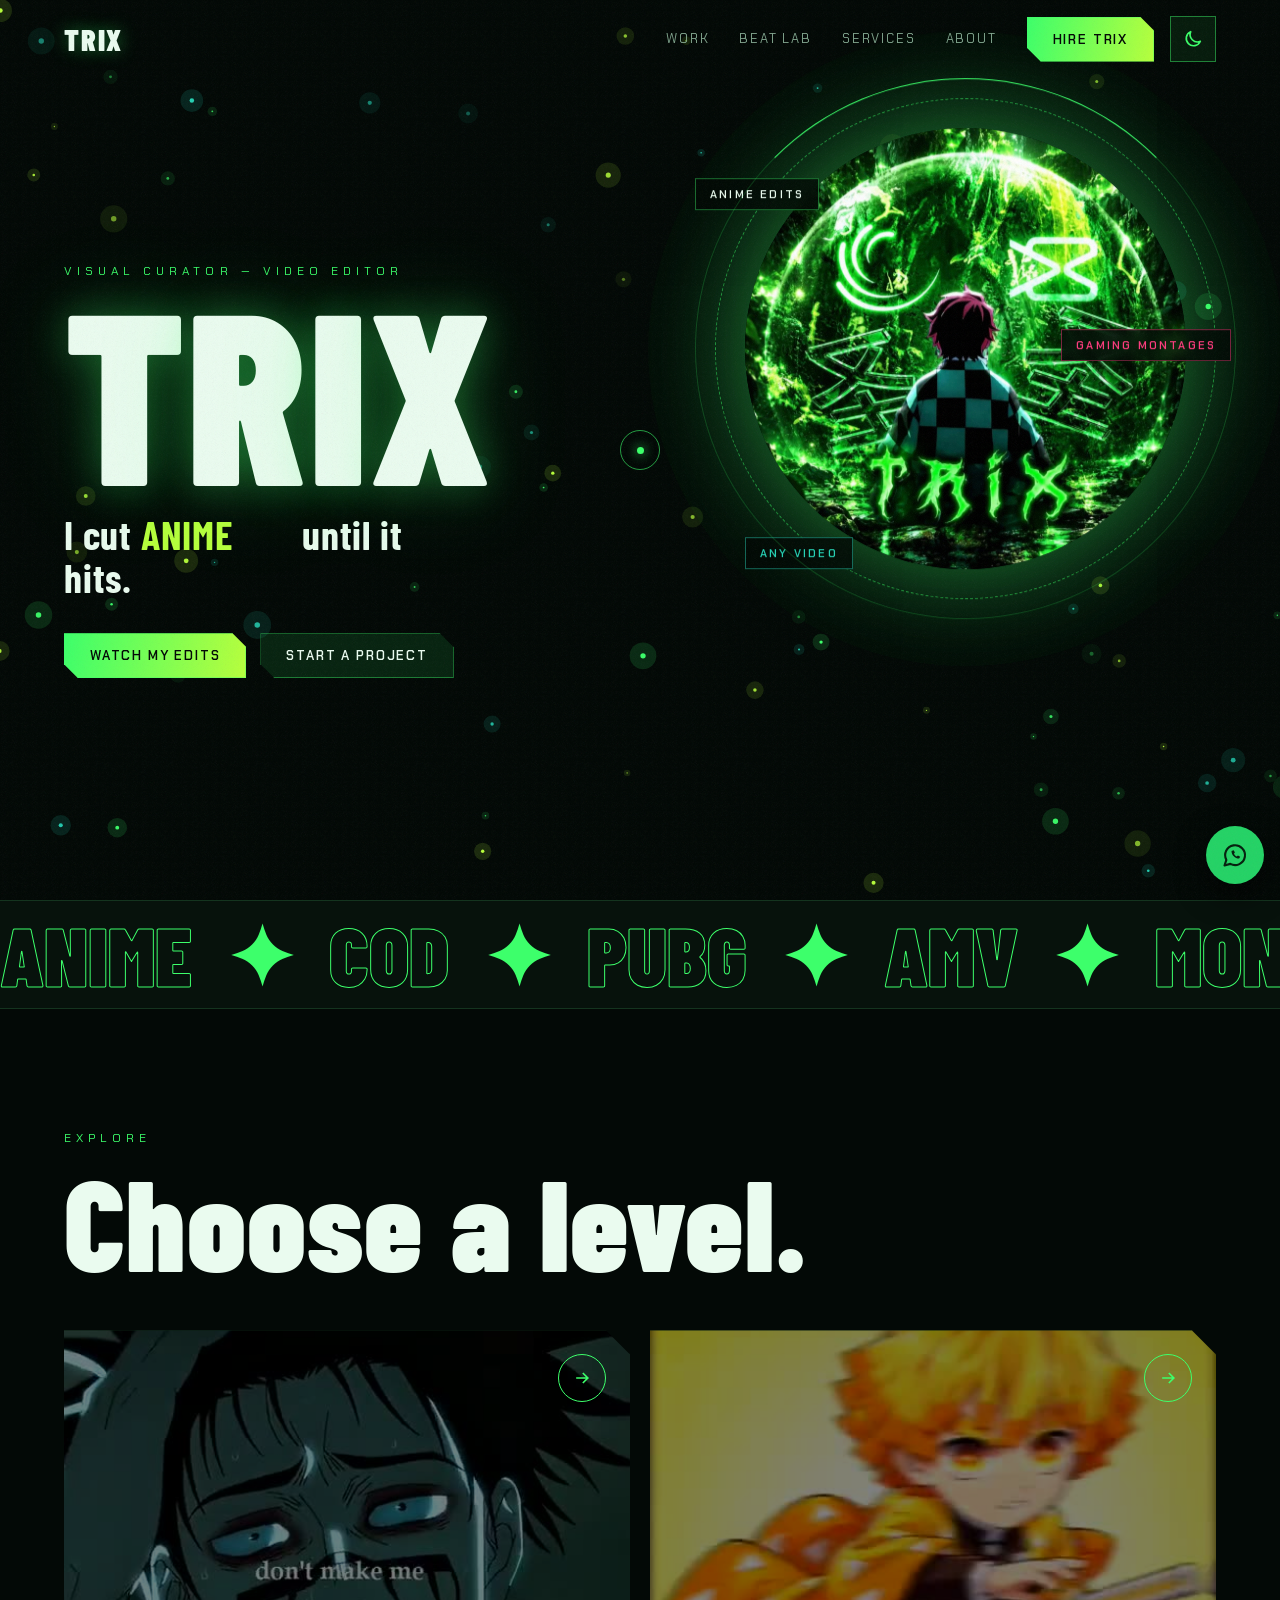
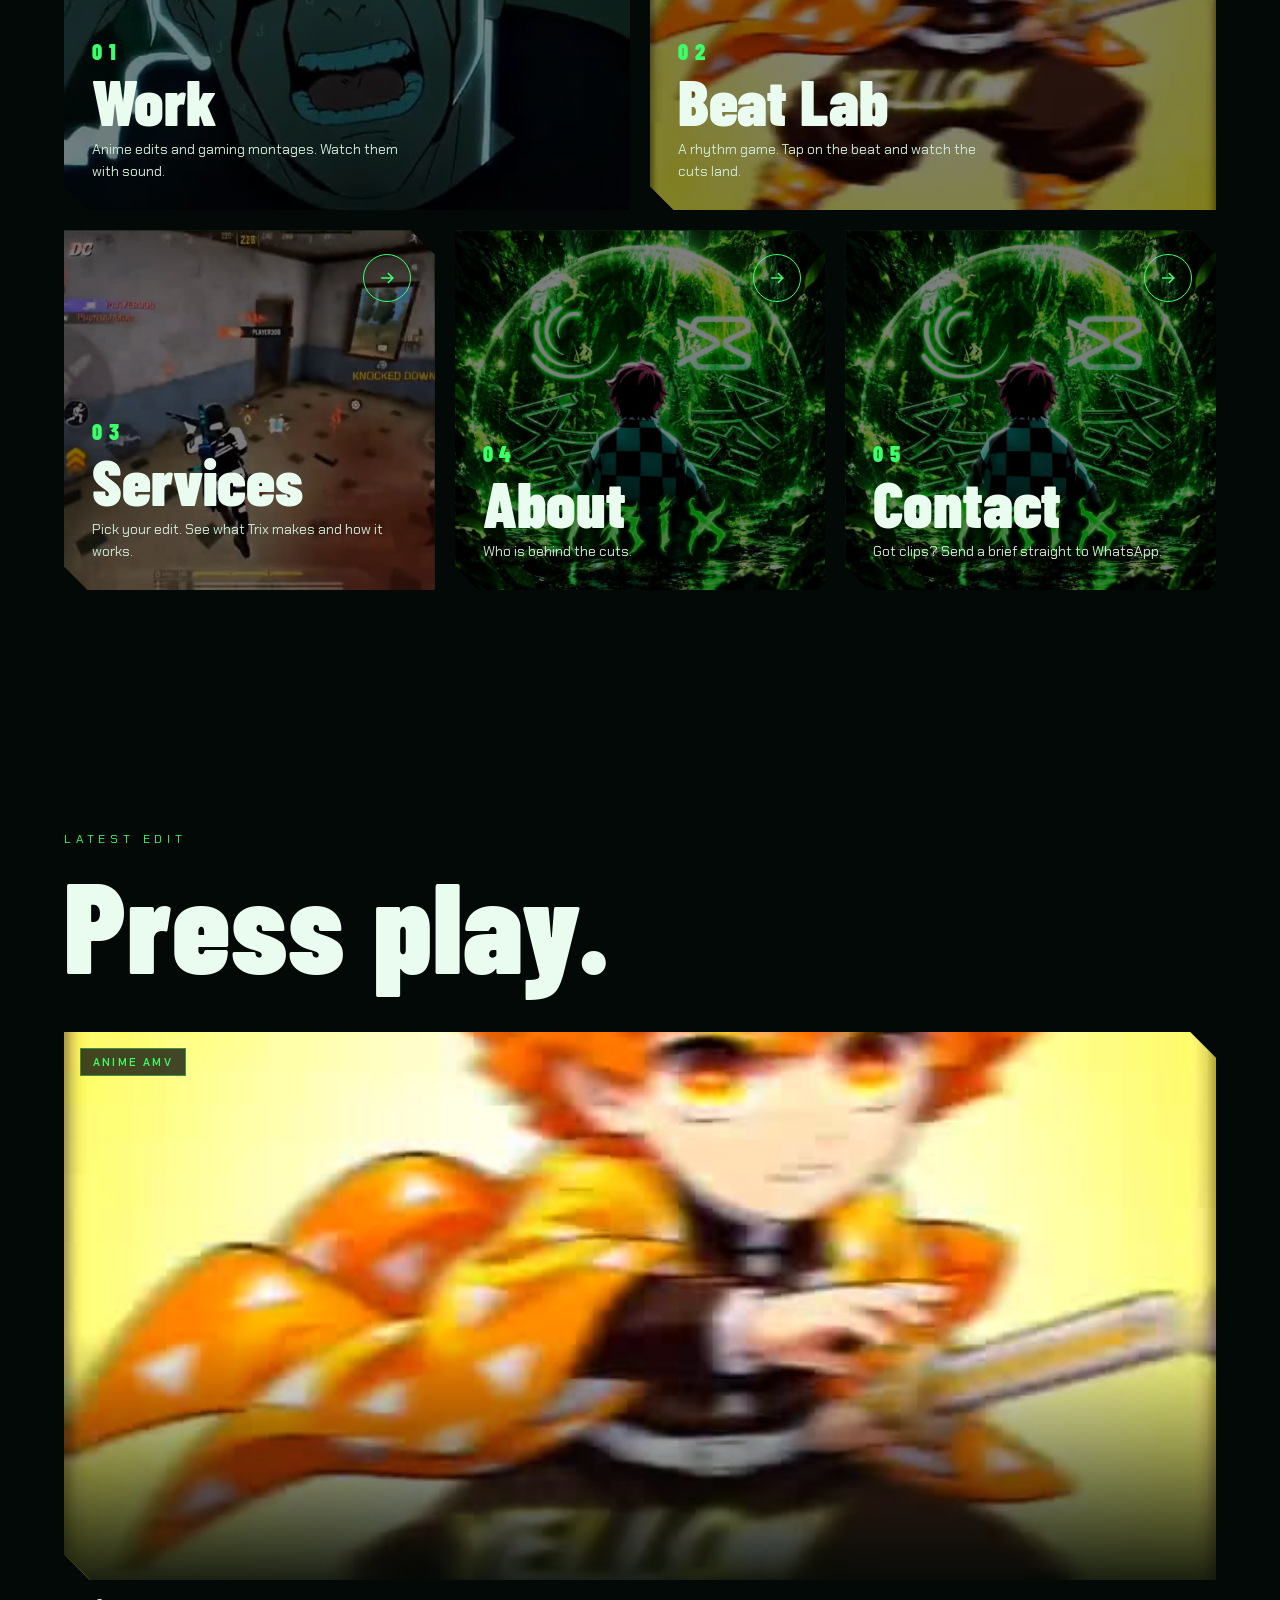
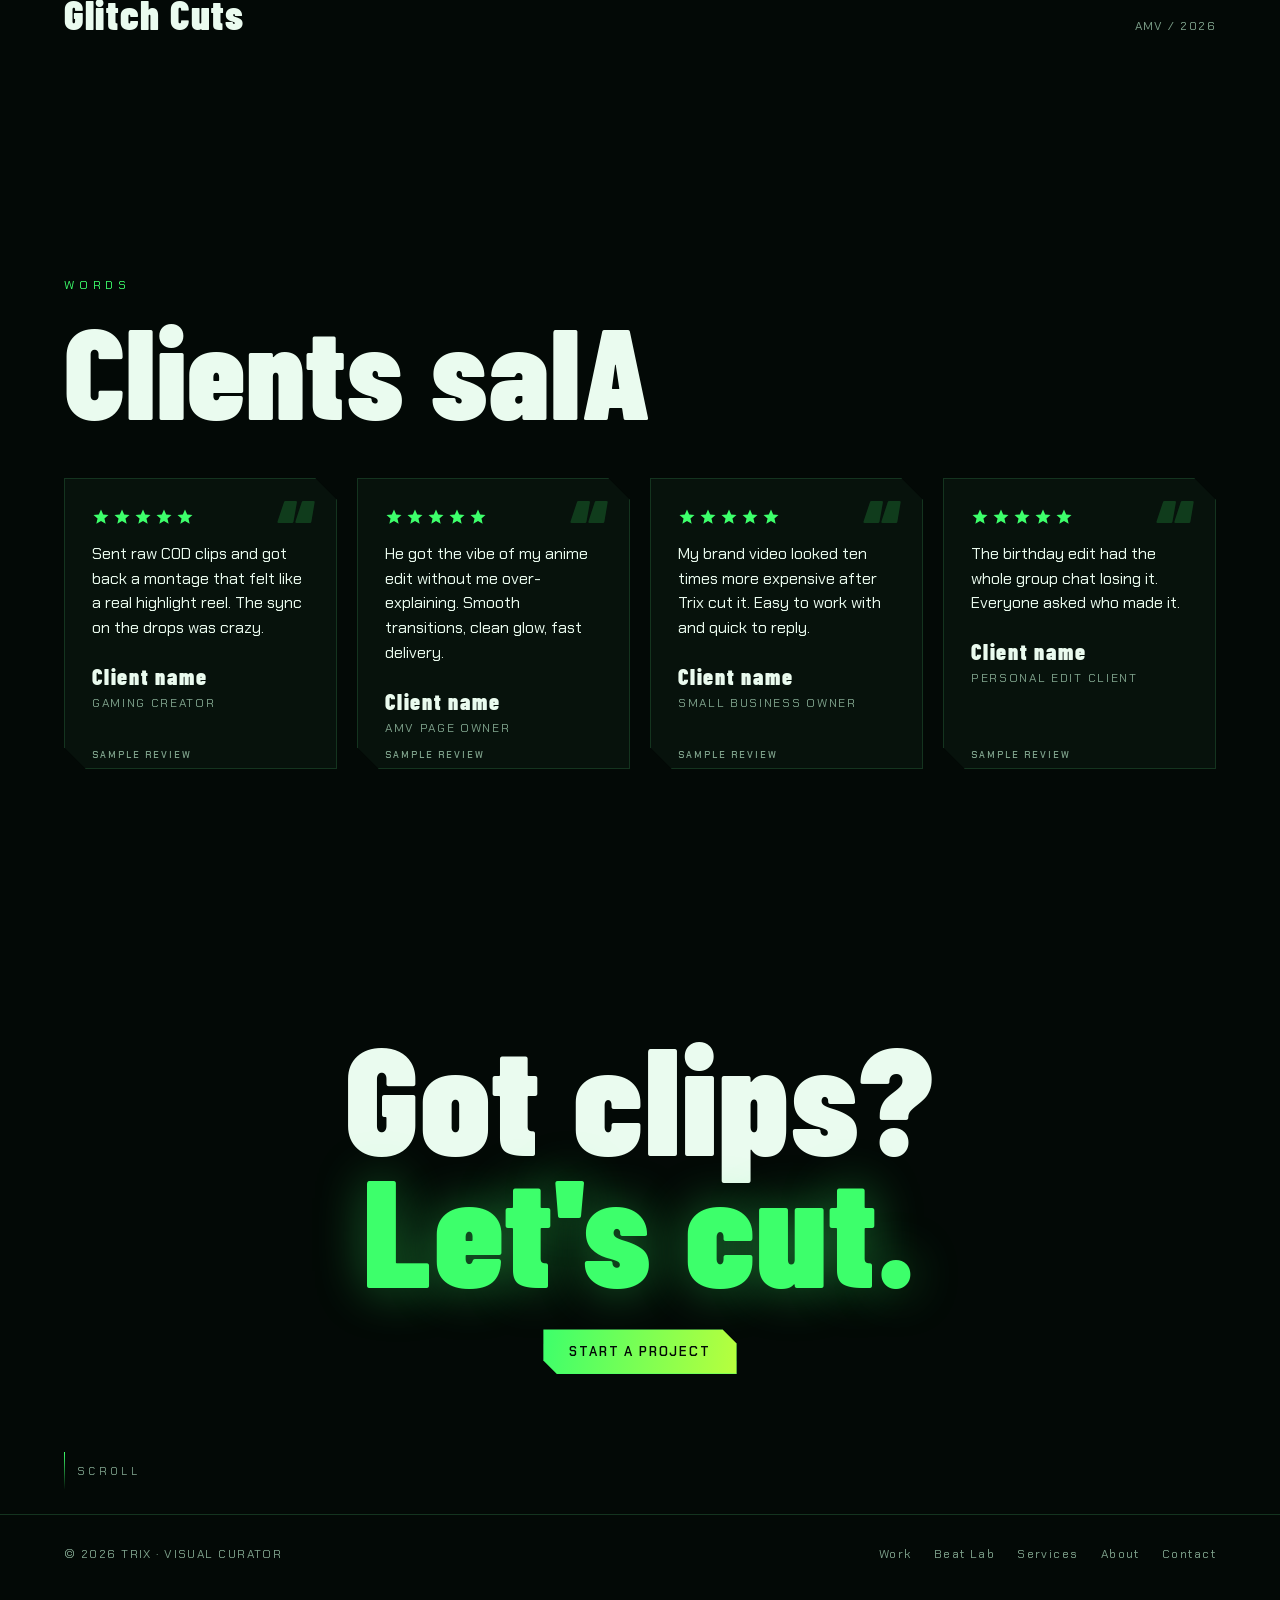
<file: index.html>
<!DOCTYPE html>
<html lang="en"><head><meta charset="utf-8"><meta name="viewport" content="width=device-width, initial-scale=1, viewport-fit=cover"><title>TRIX — Visual Curator | Anime, Gaming and Video Editor</title><meta name="description" content="Trix is a visual curator and video editor. Anime edits, COD and PUBG montages, YouTube, shorts and more."><meta name="theme-color" content="#030906"><script>(function(){try{var t=localStorage.getItem("trixTheme");if(t)document.documentElement.setAttribute("data-theme",t)}catch(e){}})()</script><link rel="icon" type="image/png" href="favicon.png"><link rel="apple-touch-icon" href="favicon.png"><meta property="og:type" content="website"><meta property="og:site_name" content="TRIX"><meta property="og:title" content="TRIX — Visual Curator | Anime, Gaming and Video Editor"><meta property="og:description" content="Trix is a visual curator and video editor. Anime edits, COD and PUBG montages, YouTube, shorts and more."><meta property="og:image" content="og.jpg"><meta property="og:image:width" content="1200"><meta property="og:image:height" content="630"><meta name="twitter:card" content="summary_large_image"><meta name="twitter:title" content="TRIX — Visual Curator | Anime, Gaming and Video Editor"><meta name="twitter:description" content="Trix is a visual curator and video editor. Anime edits, COD and PUBG montages, YouTube, shorts and more."><meta name="twitter:image" content="og.jpg"><link rel="preconnect" href="https://fonts.googleapis.com"><link href="https://fonts.googleapis.com/css2?family=Barlow+Condensed:wght@700;800;900&family=Chakra+Petch:wght@400;500;600&display=swap" rel="stylesheet"><link rel="stylesheet" href="style.css"><noscript><style>.tr,.pre{display:none!important}.rv,.hl>*{opacity:1!important;transform:none!important;filter:none!important}</style></noscript></head><body>
<canvas id="fx" aria-hidden="true"></canvas><div class="grain" aria-hidden="true"></div><div class="bar" id="bar"></div><div class="cd" id="cd"></div><div class="cr" id="cr"></div>
<div class="tr show arr" id="tr"></div>
<div class="pre" id="pre"><div id="pt">TRIX<small>LOADING EDITS</small></div></div>
<nav id="nav"><a class="logo" href="index.html">TRIX</a><div class="links"><a href="work.html">Work</a><a href="beat-lab.html">Beat Lab</a><a href="services.html">Services</a><a href="about.html">About</a><a class="btn fill" href="contact.html">Hire Trix</a></div><div class="nr"><button class="thm" id="tt" aria-label="Switch between dark mode and light mode" aria-pressed="false"><svg class="moon" viewBox="0 0 24 24" fill="none" stroke="currentColor" stroke-width="1.8" stroke-linecap="round" stroke-linejoin="round"><path d="M20 14.5A8 8 0 0 1 9.5 4a8 8 0 1 0 10.5 10.5z"/></svg><svg class="sun" viewBox="0 0 24 24" fill="none" stroke="currentColor" stroke-width="1.8" stroke-linecap="round"><circle cx="12" cy="12" r="4"/><path d="M12 2v2M12 20v2M4.9 4.9l1.4 1.4M17.7 17.7l1.4 1.4M2 12h2M20 12h2M4.9 19.1l1.4-1.4M17.7 6.3l1.4-1.4"/></svg></button><button class="burger" id="bg" aria-label="Menu"><i></i><i></i></button></div></nav>
<div class="mm" id="mm"><a href="work.html">Work<small>01</small></a><a href="beat-lab.html">Beat Lab<small>02</small></a><a href="services.html">Services<small>03</small></a><a href="about.html">About<small>04</small></a><a href="contact.html">Contact<small>05</small></a></div>
<main><header class="hero" id="top"><div class="hl"><p class="eb">VISUAL CURATOR — VIDEO EDITOR</p><h1 aria-label="Trix"><span>T</span><span>R</span><span>I</span><span>X</span></h1>
<p class="tag">I cut <span class="rot"><span><i>ANIME</i><i>COD</i><i>PUBG</i><i>AMVs</i><i>ANYTHING</i><i>ANIME</i></span></span> until it hits.</p>
<div class="cta"><a class="btn fill" href="work.html">Watch my edits</a><a class="btn" href="contact.html">Start a project</a></div></div>
<div class="portal" id="portal"><div class="tilt" id="tilt"><img id="hp" src="pic.jpg" alt="Trix artwork: anime character facing a glowing green orb"></div><span class="chip">ANIME EDITS</span><span class="chip">GAMING MONTAGES</span><span class="chip">ANY VIDEO</span></div><div class="cue">SCROLL</div></header>
<div class="mq" aria-hidden="true"><div class="mqt"><span>ANIME <b>✦</b> COD <b>✦</b> PUBG <b>✦</b> AMV <b>✦</b> MONTAGES <b>✦</b> YOUTUBE <b>✦</b> ANY VIDEO <b>✦</b> </span><span>ANIME <b>✦</b> COD <b>✦</b> PUBG <b>✦</b> AMV <b>✦</b> MONTAGES <b>✦</b> YOUTUBE <b>✦</b> ANY VIDEO <b>✦</b> </span></div></div>
<section><p class="lab rv">EXPLORE</p><h2 class="rv sc">Choose a level.</h2><div class="tiles"><a class="tile w rv" href="work.html" style="--i:0"><div class="bi" style="background-image:url(p1.jpg)"></div><span class="ar"><svg width="20" height="20" viewBox="0 0 24 24" fill="none" stroke="currentColor" stroke-width="2"><path d="M5 12h14M13 6l6 6-6 6"/></svg></span><b>01</b><h3>Work</h3><p>Anime edits and gaming montages. Watch them with sound.</p></a><a class="tile w rv" href="beat-lab.html" style="--i:1"><div class="bi" style="background-image:url(p2.jpg)"></div><span class="ar"><svg width="20" height="20" viewBox="0 0 24 24" fill="none" stroke="currentColor" stroke-width="2"><path d="M5 12h14M13 6l6 6-6 6"/></svg></span><b>02</b><h3>Beat Lab</h3><p>A rhythm game. Tap on the beat and watch the cuts land.</p></a><a class="tile  rv" href="services.html" style="--i:2"><div class="bi" style="background-image:url(p3.jpg)"></div><span class="ar"><svg width="20" height="20" viewBox="0 0 24 24" fill="none" stroke="currentColor" stroke-width="2"><path d="M5 12h14M13 6l6 6-6 6"/></svg></span><b>03</b><h3>Services</h3><p>Pick your edit. See what Trix makes and how it works.</p></a><a class="tile  rv" href="about.html" style="--i:0"><div class="bi" style="background-image:url(pic.jpg)"></div><span class="ar"><svg width="20" height="20" viewBox="0 0 24 24" fill="none" stroke="currentColor" stroke-width="2"><path d="M5 12h14M13 6l6 6-6 6"/></svg></span><b>04</b><h3>About</h3><p>Who is behind the cuts.</p></a><a class="tile  rv" href="contact.html" style="--i:1"><div class="bi" style="background-image:url(pic.jpg)"></div><span class="ar"><svg width="20" height="20" viewBox="0 0 24 24" fill="none" stroke="currentColor" stroke-width="2"><path d="M5 12h14M13 6l6 6-6 6"/></svg></span><b>05</b><h3>Contact</h3><p>Got clips? Send a brief straight to WhatsApp.</p></a></div></section>
<section><p class="lab rv">LATEST EDIT</p><h2 class="rv sc">Press play.</h2><div class="wg"><a class="m m1 rv" href="#" data-c="anime" data-t="Anime AMV · Glitch Cuts"  style="grid-column:span 12"><div class="fr" style="--ar:2.1"><video muted loop playsinline preload="metadata" poster="p2.jpg" src="v2.mp4"></video><span class="tg">ANIME AMV</span><span class="pl"><svg width="18" height="18" viewBox="0 0 24 24" fill="currentColor"><path d="M7 4l13 8-13 8z"/></svg></span><i class="pg"></i></div><div class="mt"><h3>Glitch Cuts</h3><span>AMV / 2026</span></div></a></div></section>
<section><p class="lab rv">WORDS</p><h2 class="rv sc">Clients say.</h2><div class="rvs"><div class="rcard rv" style="--i:0"><div class="st5"><svg viewBox="0 0 24 24" fill="currentColor"><path d="M12 2l2.9 6.6 7.1.6-5.4 4.7 1.6 7-6.2-3.7-6.2 3.7 1.6-7L2 9.2l7.1-.6z"/></svg><svg viewBox="0 0 24 24" fill="currentColor"><path d="M12 2l2.9 6.6 7.1.6-5.4 4.7 1.6 7-6.2-3.7-6.2 3.7 1.6-7L2 9.2l7.1-.6z"/></svg><svg viewBox="0 0 24 24" fill="currentColor"><path d="M12 2l2.9 6.6 7.1.6-5.4 4.7 1.6 7-6.2-3.7-6.2 3.7 1.6-7L2 9.2l7.1-.6z"/></svg><svg viewBox="0 0 24 24" fill="currentColor"><path d="M12 2l2.9 6.6 7.1.6-5.4 4.7 1.6 7-6.2-3.7-6.2 3.7 1.6-7L2 9.2l7.1-.6z"/></svg><svg viewBox="0 0 24 24" fill="currentColor"><path d="M12 2l2.9 6.6 7.1.6-5.4 4.7 1.6 7-6.2-3.7-6.2 3.7 1.6-7L2 9.2l7.1-.6z"/></svg></div><q>Sent raw COD clips and got back a montage that felt like a real highlight reel. The sync on the drops was crazy.</q><b>Client name</b><small>GAMING CREATOR</small><span class="smp">SAMPLE REVIEW</span></div><div class="rcard rv" style="--i:1"><div class="st5"><svg viewBox="0 0 24 24" fill="currentColor"><path d="M12 2l2.9 6.6 7.1.6-5.4 4.7 1.6 7-6.2-3.7-6.2 3.7 1.6-7L2 9.2l7.1-.6z"/></svg><svg viewBox="0 0 24 24" fill="currentColor"><path d="M12 2l2.9 6.6 7.1.6-5.4 4.7 1.6 7-6.2-3.7-6.2 3.7 1.6-7L2 9.2l7.1-.6z"/></svg><svg viewBox="0 0 24 24" fill="currentColor"><path d="M12 2l2.9 6.6 7.1.6-5.4 4.7 1.6 7-6.2-3.7-6.2 3.7 1.6-7L2 9.2l7.1-.6z"/></svg><svg viewBox="0 0 24 24" fill="currentColor"><path d="M12 2l2.9 6.6 7.1.6-5.4 4.7 1.6 7-6.2-3.7-6.2 3.7 1.6-7L2 9.2l7.1-.6z"/></svg><svg viewBox="0 0 24 24" fill="currentColor"><path d="M12 2l2.9 6.6 7.1.6-5.4 4.7 1.6 7-6.2-3.7-6.2 3.7 1.6-7L2 9.2l7.1-.6z"/></svg></div><q>He got the vibe of my anime edit without me over-explaining. Smooth transitions, clean glow, fast delivery.</q><b>Client name</b><small>AMV PAGE OWNER</small><span class="smp">SAMPLE REVIEW</span></div><div class="rcard rv" style="--i:2"><div class="st5"><svg viewBox="0 0 24 24" fill="currentColor"><path d="M12 2l2.9 6.6 7.1.6-5.4 4.7 1.6 7-6.2-3.7-6.2 3.7 1.6-7L2 9.2l7.1-.6z"/></svg><svg viewBox="0 0 24 24" fill="currentColor"><path d="M12 2l2.9 6.6 7.1.6-5.4 4.7 1.6 7-6.2-3.7-6.2 3.7 1.6-7L2 9.2l7.1-.6z"/></svg><svg viewBox="0 0 24 24" fill="currentColor"><path d="M12 2l2.9 6.6 7.1.6-5.4 4.7 1.6 7-6.2-3.7-6.2 3.7 1.6-7L2 9.2l7.1-.6z"/></svg><svg viewBox="0 0 24 24" fill="currentColor"><path d="M12 2l2.9 6.6 7.1.6-5.4 4.7 1.6 7-6.2-3.7-6.2 3.7 1.6-7L2 9.2l7.1-.6z"/></svg><svg viewBox="0 0 24 24" fill="currentColor"><path d="M12 2l2.9 6.6 7.1.6-5.4 4.7 1.6 7-6.2-3.7-6.2 3.7 1.6-7L2 9.2l7.1-.6z"/></svg></div><q>My brand video looked ten times more expensive after Trix cut it. Easy to work with and quick to reply.</q><b>Client name</b><small>SMALL BUSINESS OWNER</small><span class="smp">SAMPLE REVIEW</span></div><div class="rcard rv" style="--i:3"><div class="st5"><svg viewBox="0 0 24 24" fill="currentColor"><path d="M12 2l2.9 6.6 7.1.6-5.4 4.7 1.6 7-6.2-3.7-6.2 3.7 1.6-7L2 9.2l7.1-.6z"/></svg><svg viewBox="0 0 24 24" fill="currentColor"><path d="M12 2l2.9 6.6 7.1.6-5.4 4.7 1.6 7-6.2-3.7-6.2 3.7 1.6-7L2 9.2l7.1-.6z"/></svg><svg viewBox="0 0 24 24" fill="currentColor"><path d="M12 2l2.9 6.6 7.1.6-5.4 4.7 1.6 7-6.2-3.7-6.2 3.7 1.6-7L2 9.2l7.1-.6z"/></svg><svg viewBox="0 0 24 24" fill="currentColor"><path d="M12 2l2.9 6.6 7.1.6-5.4 4.7 1.6 7-6.2-3.7-6.2 3.7 1.6-7L2 9.2l7.1-.6z"/></svg><svg viewBox="0 0 24 24" fill="currentColor"><path d="M12 2l2.9 6.6 7.1.6-5.4 4.7 1.6 7-6.2-3.7-6.2 3.7 1.6-7L2 9.2l7.1-.6z"/></svg></div><q>The birthday edit had the whole group chat losing it. Everyone asked who made it.</q><b>Client name</b><small>PERSONAL EDIT CLIENT</small><span class="smp">SAMPLE REVIEW</span></div></div></section><section class="band"><h2 class="rv">Got clips?<br><em>Let's cut.</em></h2><a class="btn fill rv" href="contact.html">Start a project</a></section></main>
<footer><span>© 2026 TRIX · VISUAL CURATOR</span><div class="fl2"><a href="work.html">Work</a><a href="beat-lab.html">Beat Lab</a><a href="services.html">Services</a><a href="about.html">About</a><a href="contact.html">Contact</a></div></footer>
<a class="wa" href="https://wa.me/2347075832308?text=Hi%20Trix%2C%20I%20have%20a%20project%20for%20you." target="_blank" rel="noopener" aria-label="Message Trix on WhatsApp"><svg viewBox="0 0 24 24" fill="none" stroke="currentColor" stroke-width="1.8" stroke-linecap="round" stroke-linejoin="round" aria-hidden="true"><path d="M3 21l1.6-4.8A8.5 8.5 0 1 1 8 19.6z"/><path d="M9 8.5c0 3.5 3 6.5 6.5 6.5l1-1.5-2-1-1 .8c-1-.4-2-1.4-2.4-2.4l.8-1-1-2z" fill="currentColor" stroke="none"/></svg></a>
<div class="lb" id="lb"><button id="lbx" aria-label="Close">×</button><video id="lbv" loop playsinline controls></video><p id="lbt">SOUND ON · TAP VIDEO CONTROLS TO PAUSE</p></div>
<script src="app.js"></script></body></html>
</file>
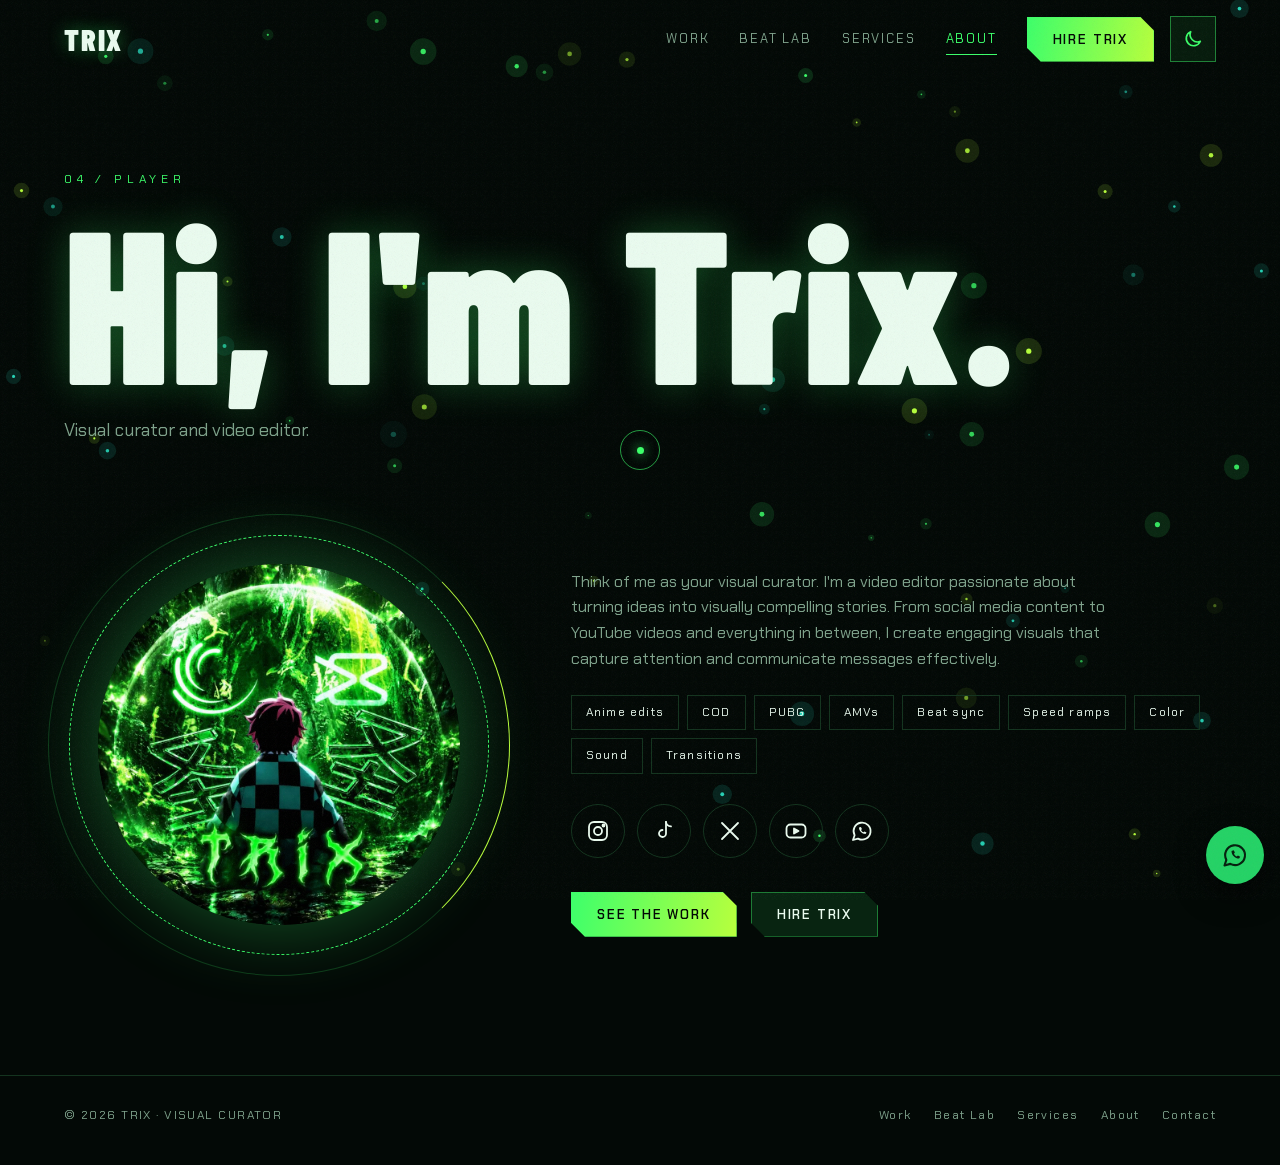
<file: about.html>
<!DOCTYPE html>
<html lang="en"><head><meta charset="utf-8"><meta name="viewport" content="width=device-width, initial-scale=1, viewport-fit=cover"><title>About | TRIX</title><meta name="description" content="About Trix, visual curator and video editor."><meta name="theme-color" content="#030906"><script>(function(){try{var t=localStorage.getItem("trixTheme");if(t)document.documentElement.setAttribute("data-theme",t)}catch(e){}})()</script><link rel="icon" type="image/png" href="favicon.png"><link rel="apple-touch-icon" href="favicon.png"><meta property="og:type" content="website"><meta property="og:site_name" content="TRIX"><meta property="og:title" content="About | TRIX"><meta property="og:description" content="About Trix, visual curator and video editor."><meta property="og:image" content="og.jpg"><meta property="og:image:width" content="1200"><meta property="og:image:height" content="630"><meta name="twitter:card" content="summary_large_image"><meta name="twitter:title" content="About | TRIX"><meta name="twitter:description" content="About Trix, visual curator and video editor."><meta name="twitter:image" content="og.jpg"><link rel="preconnect" href="https://fonts.googleapis.com"><link href="https://fonts.googleapis.com/css2?family=Barlow+Condensed:wght@700;800;900&family=Chakra+Petch:wght@400;500;600&display=swap" rel="stylesheet"><link rel="stylesheet" href="style.css"><noscript><style>.tr,.pre{display:none!important}.rv,.hl>*{opacity:1!important;transform:none!important;filter:none!important}</style></noscript></head><body>
<canvas id="fx" aria-hidden="true"></canvas><div class="grain" aria-hidden="true"></div><div class="bar" id="bar"></div><div class="cd" id="cd"></div><div class="cr" id="cr"></div>
<div class="tr show arr" id="tr"></div>
<nav id="nav"><a class="logo" href="index.html">TRIX</a><div class="links"><a href="work.html">Work</a><a href="beat-lab.html">Beat Lab</a><a href="services.html">Services</a><a href="about.html">About</a><a class="btn fill" href="contact.html">Hire Trix</a></div><div class="nr"><button class="thm" id="tt" aria-label="Switch between dark mode and light mode" aria-pressed="false"><svg class="moon" viewBox="0 0 24 24" fill="none" stroke="currentColor" stroke-width="1.8" stroke-linecap="round" stroke-linejoin="round"><path d="M20 14.5A8 8 0 0 1 9.5 4a8 8 0 1 0 10.5 10.5z"/></svg><svg class="sun" viewBox="0 0 24 24" fill="none" stroke="currentColor" stroke-width="1.8" stroke-linecap="round"><circle cx="12" cy="12" r="4"/><path d="M12 2v2M12 20v2M4.9 4.9l1.4 1.4M17.7 17.7l1.4 1.4M2 12h2M20 12h2M4.9 19.1l1.4-1.4M17.7 6.3l1.4-1.4"/></svg></button><button class="burger" id="bg" aria-label="Menu"><i></i><i></i></button></div></nav>
<div class="mm" id="mm"><a href="work.html">Work<small>01</small></a><a href="beat-lab.html">Beat Lab<small>02</small></a><a href="services.html">Services<small>03</small></a><a href="about.html">About<small>04</small></a><a href="contact.html">Contact<small>05</small></a></div>
<main><header class="ph hl"><p class="lab">04 / PLAYER</p><h1 class="sc">Hi, I'm Trix.</h1><p class="ld">Visual curator and video editor.</p></header><section><div class="ab"><div class="av rv"><img src="pic.jpg" alt="Trix"></div><div><p class="rv">Think of me as your visual curator. I'm a video editor passionate about turning ideas into visually compelling stories. From social media content to YouTube videos and everything in between, I create engaging visuals that capture attention and communicate messages effectively.</p>
<div class="perks rv" style="--i:1"><span>Anime edits</span><span>COD</span><span>PUBG</span><span>AMVs</span><span>Beat sync</span><span>Speed ramps</span><span>Color</span><span>Sound</span><span>Transitions</span></div><div class="rv" style="--i:2"><div class="social"><a href="https://instagram.com/silversquare001" target="_blank" rel="noopener" aria-label="Trix on Instagram" class="i-ig"><svg viewBox="0 0 24 24" fill="none" stroke="currentColor" stroke-width="1.8" stroke-linecap="round" stroke-linejoin="round" aria-hidden="true"><rect x="3" y="3" width="18" height="18" rx="5"/><circle cx="12" cy="12" r="4"/><circle cx="17.5" cy="6.5" r="1" fill="currentColor"/></svg></a><a href="https://tiktok.com/@jxt_trix" target="_blank" rel="noopener" aria-label="Trix on TikTok" class="i-tt"><svg viewBox="0 0 24 24" fill="none" stroke="currentColor" stroke-width="1.8" stroke-linecap="round" stroke-linejoin="round" aria-hidden="true"><path d="M14 3v11.5a3.5 3.5 0 1 1-3.5-3.5"/><path d="M14 3c.3 2.5 2 4.2 5 4.4"/></svg></a><a href="https://x.com/shadowtrix3" target="_blank" rel="noopener" aria-label="Trix on X" class="i-x"><svg viewBox="0 0 24 24" fill="none" stroke="currentColor" stroke-width="1.8" stroke-linecap="round" stroke-linejoin="round" aria-hidden="true"><path d="M4 4l16 16M20 4L4 20"/></svg></a><a href="https://youtube.com/@trix2034" target="_blank" rel="noopener" aria-label="Trix on YouTube" class="i-yt"><svg viewBox="0 0 24 24" fill="none" stroke="currentColor" stroke-width="1.8" stroke-linecap="round" stroke-linejoin="round" aria-hidden="true"><rect x="2.5" y="5.5" width="19" height="13" rx="4"/><path d="M10 9.5v5l4.5-2.5z" fill="currentColor"/></svg></a><a href="https://wa.me/2347075832308" target="_blank" rel="noopener" aria-label="Message Trix on WhatsApp" class="i-wa"><svg viewBox="0 0 24 24" fill="none" stroke="currentColor" stroke-width="1.8" stroke-linecap="round" stroke-linejoin="round" aria-hidden="true"><path d="M3 21l1.6-4.8A8.5 8.5 0 1 1 8 19.6z"/><path d="M9 8.5c0 3.5 3 6.5 6.5 6.5l1-1.5-2-1-1 .8c-1-.4-2-1.4-2.4-2.4l.8-1-1-2z" fill="currentColor" stroke="none"/></svg></a></div></div><div class="cta rv" style="margin-top:34px;--i:3"><a class="btn fill" href="work.html">See the work</a><a class="btn" href="contact.html">Hire Trix</a></div></div></div></section></main>
<footer><span>© 2026 TRIX · VISUAL CURATOR</span><div class="fl2"><a href="work.html">Work</a><a href="beat-lab.html">Beat Lab</a><a href="services.html">Services</a><a href="about.html">About</a><a href="contact.html">Contact</a></div></footer>
<a class="wa" href="https://wa.me/2347075832308?text=Hi%20Trix%2C%20I%20have%20a%20project%20for%20you." target="_blank" rel="noopener" aria-label="Message Trix on WhatsApp"><svg viewBox="0 0 24 24" fill="none" stroke="currentColor" stroke-width="1.8" stroke-linecap="round" stroke-linejoin="round" aria-hidden="true"><path d="M3 21l1.6-4.8A8.5 8.5 0 1 1 8 19.6z"/><path d="M9 8.5c0 3.5 3 6.5 6.5 6.5l1-1.5-2-1-1 .8c-1-.4-2-1.4-2.4-2.4l.8-1-1-2z" fill="currentColor" stroke="none"/></svg></a>
<script src="app.js"></script></body></html>
</file>
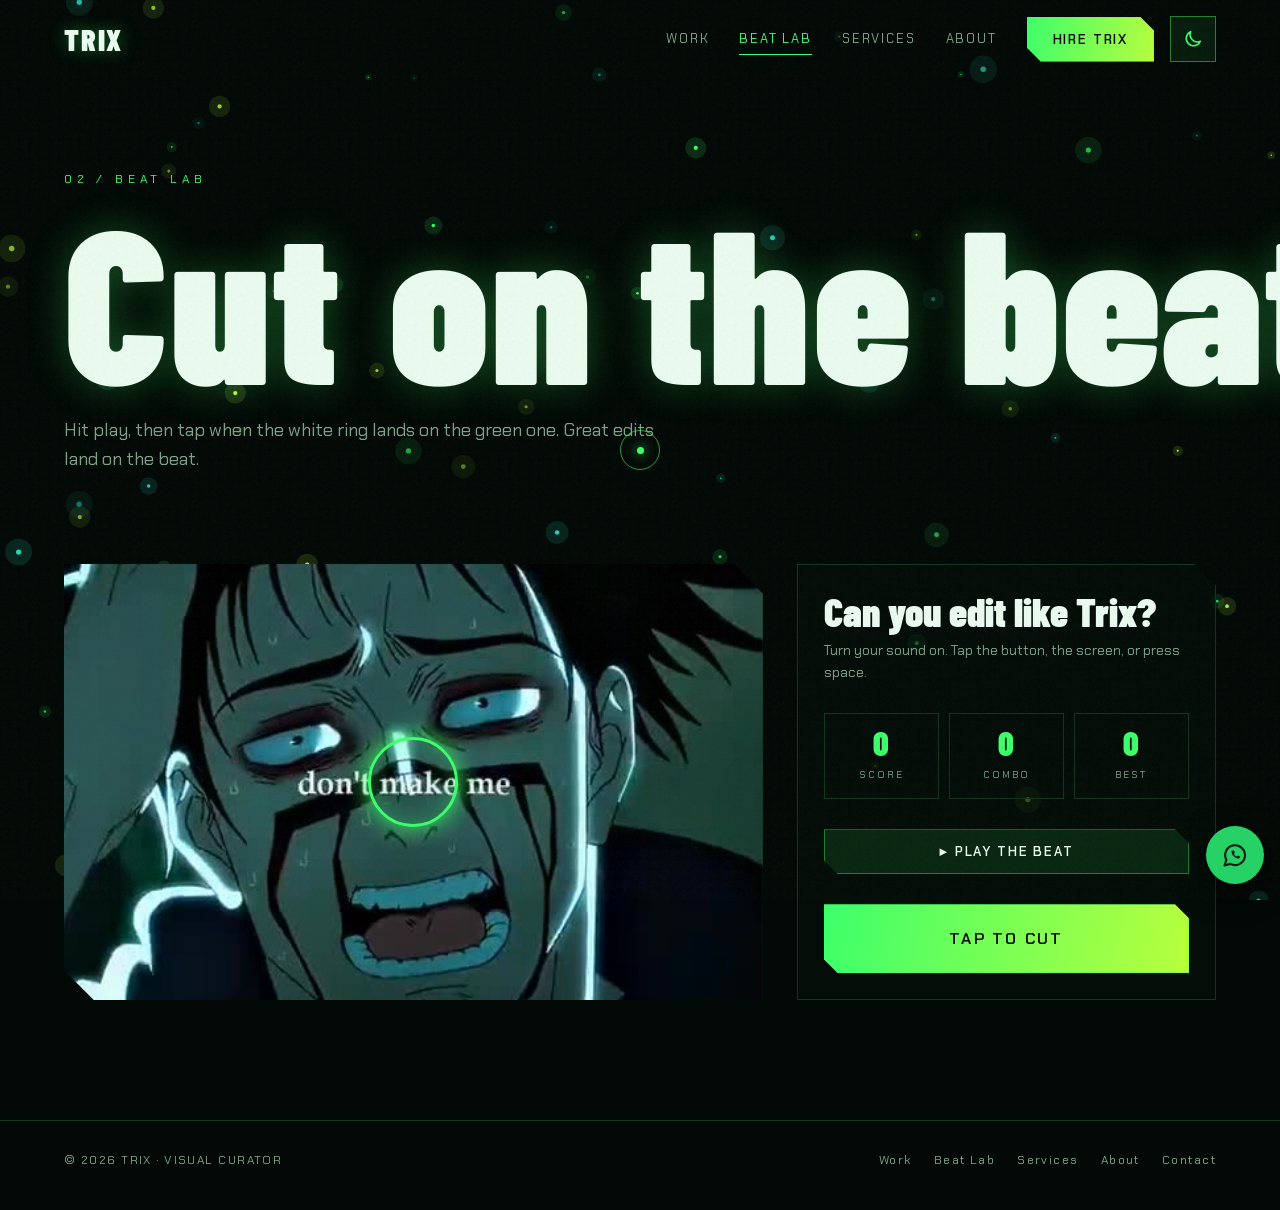
<file: beat-lab.html>
<!DOCTYPE html>
<html lang="en"><head><meta charset="utf-8"><meta name="viewport" content="width=device-width, initial-scale=1, viewport-fit=cover"><title>Beat Lab | TRIX</title><meta name="description" content="A rhythm game from Trix. Cut on the beat."><meta name="theme-color" content="#030906"><script>(function(){try{var t=localStorage.getItem("trixTheme");if(t)document.documentElement.setAttribute("data-theme",t)}catch(e){}})()</script><link rel="icon" type="image/png" href="favicon.png"><link rel="apple-touch-icon" href="favicon.png"><meta property="og:type" content="website"><meta property="og:site_name" content="TRIX"><meta property="og:title" content="Beat Lab | TRIX"><meta property="og:description" content="A rhythm game from Trix. Cut on the beat."><meta property="og:image" content="og.jpg"><meta property="og:image:width" content="1200"><meta property="og:image:height" content="630"><meta name="twitter:card" content="summary_large_image"><meta name="twitter:title" content="Beat Lab | TRIX"><meta name="twitter:description" content="A rhythm game from Trix. Cut on the beat."><meta name="twitter:image" content="og.jpg"><link rel="preconnect" href="https://fonts.googleapis.com"><link href="https://fonts.googleapis.com/css2?family=Barlow+Condensed:wght@700;800;900&family=Chakra+Petch:wght@400;500;600&display=swap" rel="stylesheet"><link rel="stylesheet" href="style.css"><noscript><style>.tr,.pre{display:none!important}.rv,.hl>*{opacity:1!important;transform:none!important;filter:none!important}</style></noscript></head><body>
<canvas id="fx" aria-hidden="true"></canvas><div class="grain" aria-hidden="true"></div><div class="bar" id="bar"></div><div class="cd" id="cd"></div><div class="cr" id="cr"></div>
<div class="tr show arr" id="tr"></div>
<nav id="nav"><a class="logo" href="index.html">TRIX</a><div class="links"><a href="work.html">Work</a><a href="beat-lab.html">Beat Lab</a><a href="services.html">Services</a><a href="about.html">About</a><a class="btn fill" href="contact.html">Hire Trix</a></div><div class="nr"><button class="thm" id="tt" aria-label="Switch between dark mode and light mode" aria-pressed="false"><svg class="moon" viewBox="0 0 24 24" fill="none" stroke="currentColor" stroke-width="1.8" stroke-linecap="round" stroke-linejoin="round"><path d="M20 14.5A8 8 0 0 1 9.5 4a8 8 0 1 0 10.5 10.5z"/></svg><svg class="sun" viewBox="0 0 24 24" fill="none" stroke="currentColor" stroke-width="1.8" stroke-linecap="round"><circle cx="12" cy="12" r="4"/><path d="M12 2v2M12 20v2M4.9 4.9l1.4 1.4M17.7 17.7l1.4 1.4M2 12h2M20 12h2M4.9 19.1l1.4-1.4M17.7 6.3l1.4-1.4"/></svg></button><button class="burger" id="bg" aria-label="Menu"><i></i><i></i></button></div></nav>
<div class="mm" id="mm"><a href="work.html">Work<small>01</small></a><a href="beat-lab.html">Beat Lab<small>02</small></a><a href="services.html">Services<small>03</small></a><a href="about.html">About<small>04</small></a><a href="contact.html">Contact<small>05</small></a></div>
<main><header class="ph hl"><p class="lab">02 / BEAT LAB</p><h1 class="sc">Cut on the beat.</h1><p class="ld">Hit play, then tap when the white ring lands on the green one. Great edits land on the beat.</p></header><section><div class="lab2"><div class="stage rv" id="stage"><div class="sl" id="sl"></div><div class="fl"></div><div class="tgt"><b></b><i id="ring"></i></div><div class="rate" id="rate"></div></div>
<div class="ctl rv" style="--i:1"><div><h3>Can you edit like Trix?</h3><p>Turn your sound on. Tap the button, the screen, or press space.</p></div><div class="st"><div><b id="sc">0</b><small>SCORE</small></div><div><b id="cb">0</b><small>COMBO</small></div><div><b id="bs">0</b><small>BEST</small></div></div><button class="btn" id="play">▶ Play the beat</button><button class="btn fill tap" id="tap">TAP TO CUT</button></div></div></section></main>
<footer><span>© 2026 TRIX · VISUAL CURATOR</span><div class="fl2"><a href="work.html">Work</a><a href="beat-lab.html">Beat Lab</a><a href="services.html">Services</a><a href="about.html">About</a><a href="contact.html">Contact</a></div></footer>
<a class="wa" href="https://wa.me/2347075832308?text=Hi%20Trix%2C%20I%20have%20a%20project%20for%20you." target="_blank" rel="noopener" aria-label="Message Trix on WhatsApp"><svg viewBox="0 0 24 24" fill="none" stroke="currentColor" stroke-width="1.8" stroke-linecap="round" stroke-linejoin="round" aria-hidden="true"><path d="M3 21l1.6-4.8A8.5 8.5 0 1 1 8 19.6z"/><path d="M9 8.5c0 3.5 3 6.5 6.5 6.5l1-1.5-2-1-1 .8c-1-.4-2-1.4-2.4-2.4l.8-1-1-2z" fill="currentColor" stroke="none"/></svg></a>
<script src="app.js"></script></body></html>
</file>
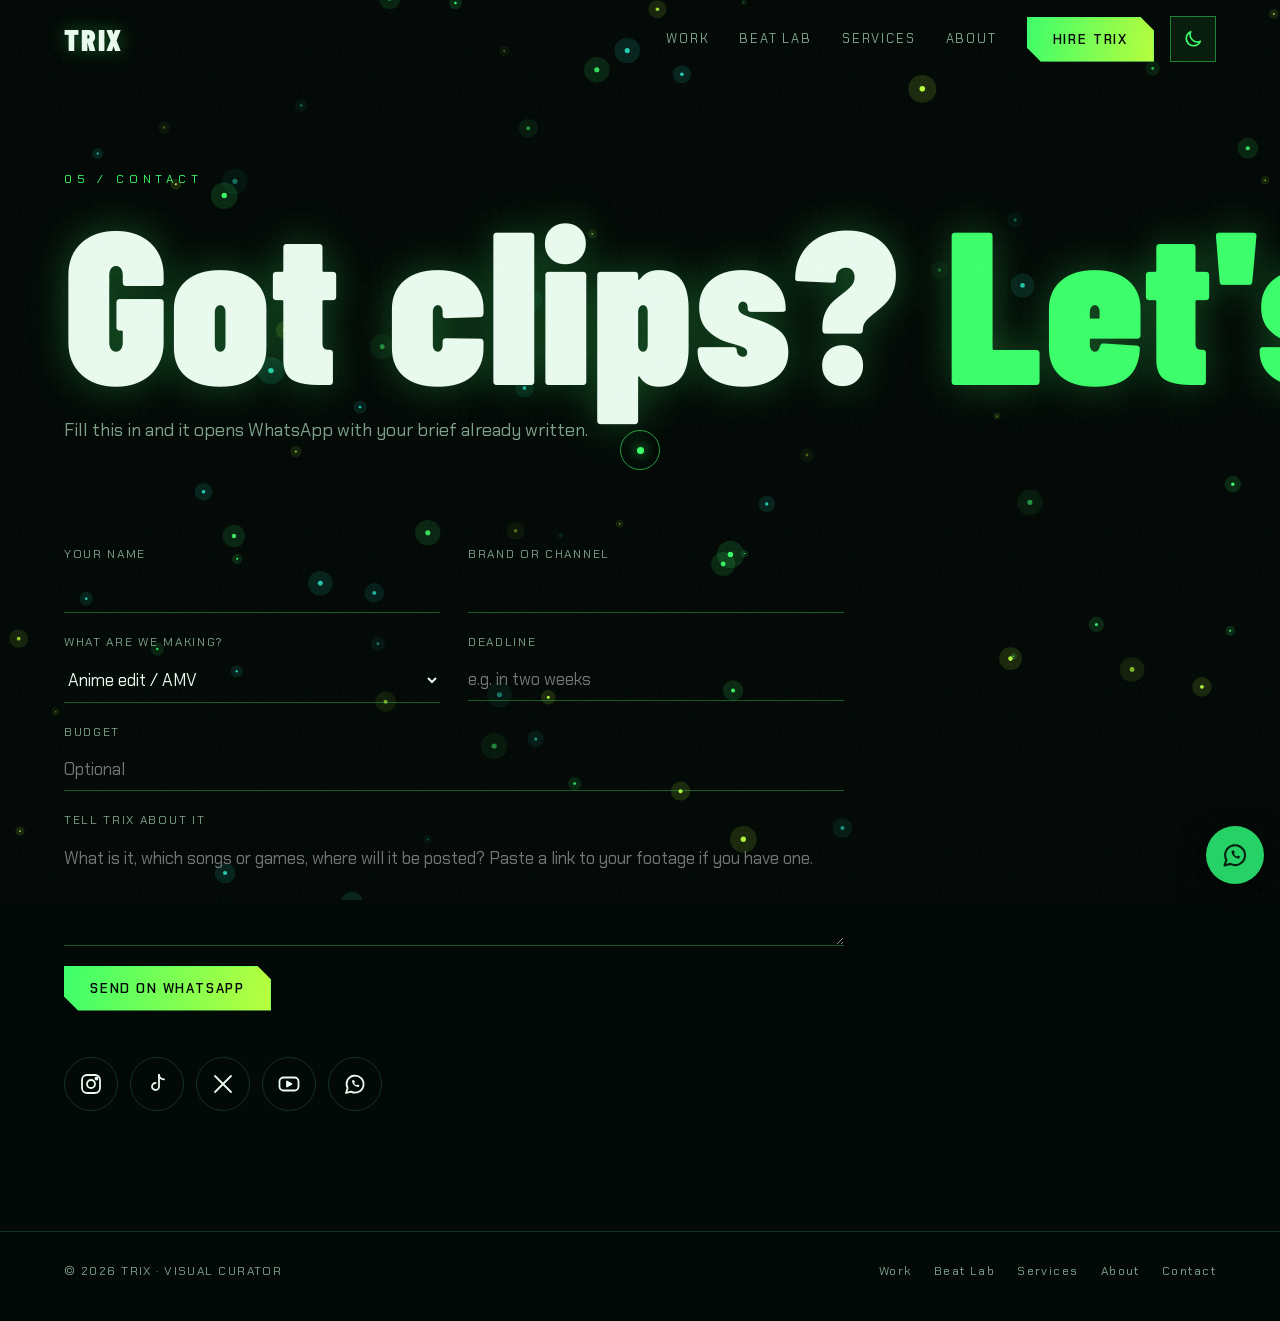
<file: contact.html>
<!DOCTYPE html>
<html lang="en"><head><meta charset="utf-8"><meta name="viewport" content="width=device-width, initial-scale=1, viewport-fit=cover"><title>Contact | TRIX</title><meta name="description" content="Send Trix your project brief on WhatsApp."><meta name="theme-color" content="#030906"><script>(function(){try{var t=localStorage.getItem("trixTheme");if(t)document.documentElement.setAttribute("data-theme",t)}catch(e){}})()</script><link rel="icon" type="image/png" href="favicon.png"><link rel="apple-touch-icon" href="favicon.png"><meta property="og:type" content="website"><meta property="og:site_name" content="TRIX"><meta property="og:title" content="Contact | TRIX"><meta property="og:description" content="Send Trix your project brief on WhatsApp."><meta property="og:image" content="og.jpg"><meta property="og:image:width" content="1200"><meta property="og:image:height" content="630"><meta name="twitter:card" content="summary_large_image"><meta name="twitter:title" content="Contact | TRIX"><meta name="twitter:description" content="Send Trix your project brief on WhatsApp."><meta name="twitter:image" content="og.jpg"><link rel="preconnect" href="https://fonts.googleapis.com"><link href="https://fonts.googleapis.com/css2?family=Barlow+Condensed:wght@700;800;900&family=Chakra+Petch:wght@400;500;600&display=swap" rel="stylesheet"><link rel="stylesheet" href="style.css"><noscript><style>.tr,.pre{display:none!important}.rv,.hl>*{opacity:1!important;transform:none!important;filter:none!important}</style></noscript></head><body>
<canvas id="fx" aria-hidden="true"></canvas><div class="grain" aria-hidden="true"></div><div class="bar" id="bar"></div><div class="cd" id="cd"></div><div class="cr" id="cr"></div>
<div class="tr show arr" id="tr"></div>
<nav id="nav"><a class="logo" href="index.html">TRIX</a><div class="links"><a href="work.html">Work</a><a href="beat-lab.html">Beat Lab</a><a href="services.html">Services</a><a href="about.html">About</a><a class="btn fill" href="contact.html">Hire Trix</a></div><div class="nr"><button class="thm" id="tt" aria-label="Switch between dark mode and light mode" aria-pressed="false"><svg class="moon" viewBox="0 0 24 24" fill="none" stroke="currentColor" stroke-width="1.8" stroke-linecap="round" stroke-linejoin="round"><path d="M20 14.5A8 8 0 0 1 9.5 4a8 8 0 1 0 10.5 10.5z"/></svg><svg class="sun" viewBox="0 0 24 24" fill="none" stroke="currentColor" stroke-width="1.8" stroke-linecap="round"><circle cx="12" cy="12" r="4"/><path d="M12 2v2M12 20v2M4.9 4.9l1.4 1.4M17.7 17.7l1.4 1.4M2 12h2M20 12h2M4.9 19.1l1.4-1.4M17.7 6.3l1.4-1.4"/></svg></button><button class="burger" id="bg" aria-label="Menu"><i></i><i></i></button></div></nav>
<div class="mm" id="mm"><a href="work.html">Work<small>01</small></a><a href="beat-lab.html">Beat Lab<small>02</small></a><a href="services.html">Services<small>03</small></a><a href="about.html">About<small>04</small></a><a href="contact.html">Contact<small>05</small></a></div>
<main><header class="ph hl"><p class="lab">05 / CONTACT</p><h1 >Got clips? <em style="font-style:normal;color:var(--g)">Let's cut.</em></h1><p class="ld">Fill this in and it opens WhatsApp with your brief already written.</p></header><section><form class="fm open" id="fm">
<div class="row"><label>Your name<input name="name" required autocomplete="name"></label><label>Brand or channel<input name="brand"></label></div>
<div class="row"><label>What are we making?<select name="type"><option>Anime edit / AMV</option><option>Gaming montage (COD, PUBG...)</option><option>YouTube video</option><option>Shorts / Reels / TikTok</option><option>Commercial</option><option>Something else</option></select></label><label>Deadline<input name="deadline" placeholder="e.g. in two weeks"></label></div>
<label>Budget<input name="budget" placeholder="Optional"></label><label>Tell Trix about it<textarea name="about" rows="4" required placeholder="What is it, which songs or games, where will it be posted? Paste a link to your footage if you have one."></textarea></label>
<button class="btn fill" type="submit">Send on WhatsApp</button><p class="out" id="out" aria-live="polite"></p></form><div class="direct rv"><div class="social"><a href="https://instagram.com/silversquare001" target="_blank" rel="noopener" aria-label="Trix on Instagram" class="i-ig"><svg viewBox="0 0 24 24" fill="none" stroke="currentColor" stroke-width="1.8" stroke-linecap="round" stroke-linejoin="round" aria-hidden="true"><rect x="3" y="3" width="18" height="18" rx="5"/><circle cx="12" cy="12" r="4"/><circle cx="17.5" cy="6.5" r="1" fill="currentColor"/></svg></a><a href="https://tiktok.com/@jxt_trix" target="_blank" rel="noopener" aria-label="Trix on TikTok" class="i-tt"><svg viewBox="0 0 24 24" fill="none" stroke="currentColor" stroke-width="1.8" stroke-linecap="round" stroke-linejoin="round" aria-hidden="true"><path d="M14 3v11.5a3.5 3.5 0 1 1-3.5-3.5"/><path d="M14 3c.3 2.5 2 4.2 5 4.4"/></svg></a><a href="https://x.com/shadowtrix3" target="_blank" rel="noopener" aria-label="Trix on X" class="i-x"><svg viewBox="0 0 24 24" fill="none" stroke="currentColor" stroke-width="1.8" stroke-linecap="round" stroke-linejoin="round" aria-hidden="true"><path d="M4 4l16 16M20 4L4 20"/></svg></a><a href="https://youtube.com/@trix2034" target="_blank" rel="noopener" aria-label="Trix on YouTube" class="i-yt"><svg viewBox="0 0 24 24" fill="none" stroke="currentColor" stroke-width="1.8" stroke-linecap="round" stroke-linejoin="round" aria-hidden="true"><rect x="2.5" y="5.5" width="19" height="13" rx="4"/><path d="M10 9.5v5l4.5-2.5z" fill="currentColor"/></svg></a><a href="https://wa.me/2347075832308" target="_blank" rel="noopener" aria-label="Message Trix on WhatsApp" class="i-wa"><svg viewBox="0 0 24 24" fill="none" stroke="currentColor" stroke-width="1.8" stroke-linecap="round" stroke-linejoin="round" aria-hidden="true"><path d="M3 21l1.6-4.8A8.5 8.5 0 1 1 8 19.6z"/><path d="M9 8.5c0 3.5 3 6.5 6.5 6.5l1-1.5-2-1-1 .8c-1-.4-2-1.4-2.4-2.4l.8-1-1-2z" fill="currentColor" stroke="none"/></svg></a></div></div></section></main>
<footer><span>© 2026 TRIX · VISUAL CURATOR</span><div class="fl2"><a href="work.html">Work</a><a href="beat-lab.html">Beat Lab</a><a href="services.html">Services</a><a href="about.html">About</a><a href="contact.html">Contact</a></div></footer>
<a class="wa" href="https://wa.me/2347075832308?text=Hi%20Trix%2C%20I%20have%20a%20project%20for%20you." target="_blank" rel="noopener" aria-label="Message Trix on WhatsApp"><svg viewBox="0 0 24 24" fill="none" stroke="currentColor" stroke-width="1.8" stroke-linecap="round" stroke-linejoin="round" aria-hidden="true"><path d="M3 21l1.6-4.8A8.5 8.5 0 1 1 8 19.6z"/><path d="M9 8.5c0 3.5 3 6.5 6.5 6.5l1-1.5-2-1-1 .8c-1-.4-2-1.4-2.4-2.4l.8-1-1-2z" fill="currentColor" stroke="none"/></svg></a>
<script src="app.js"></script></body></html>
</file>
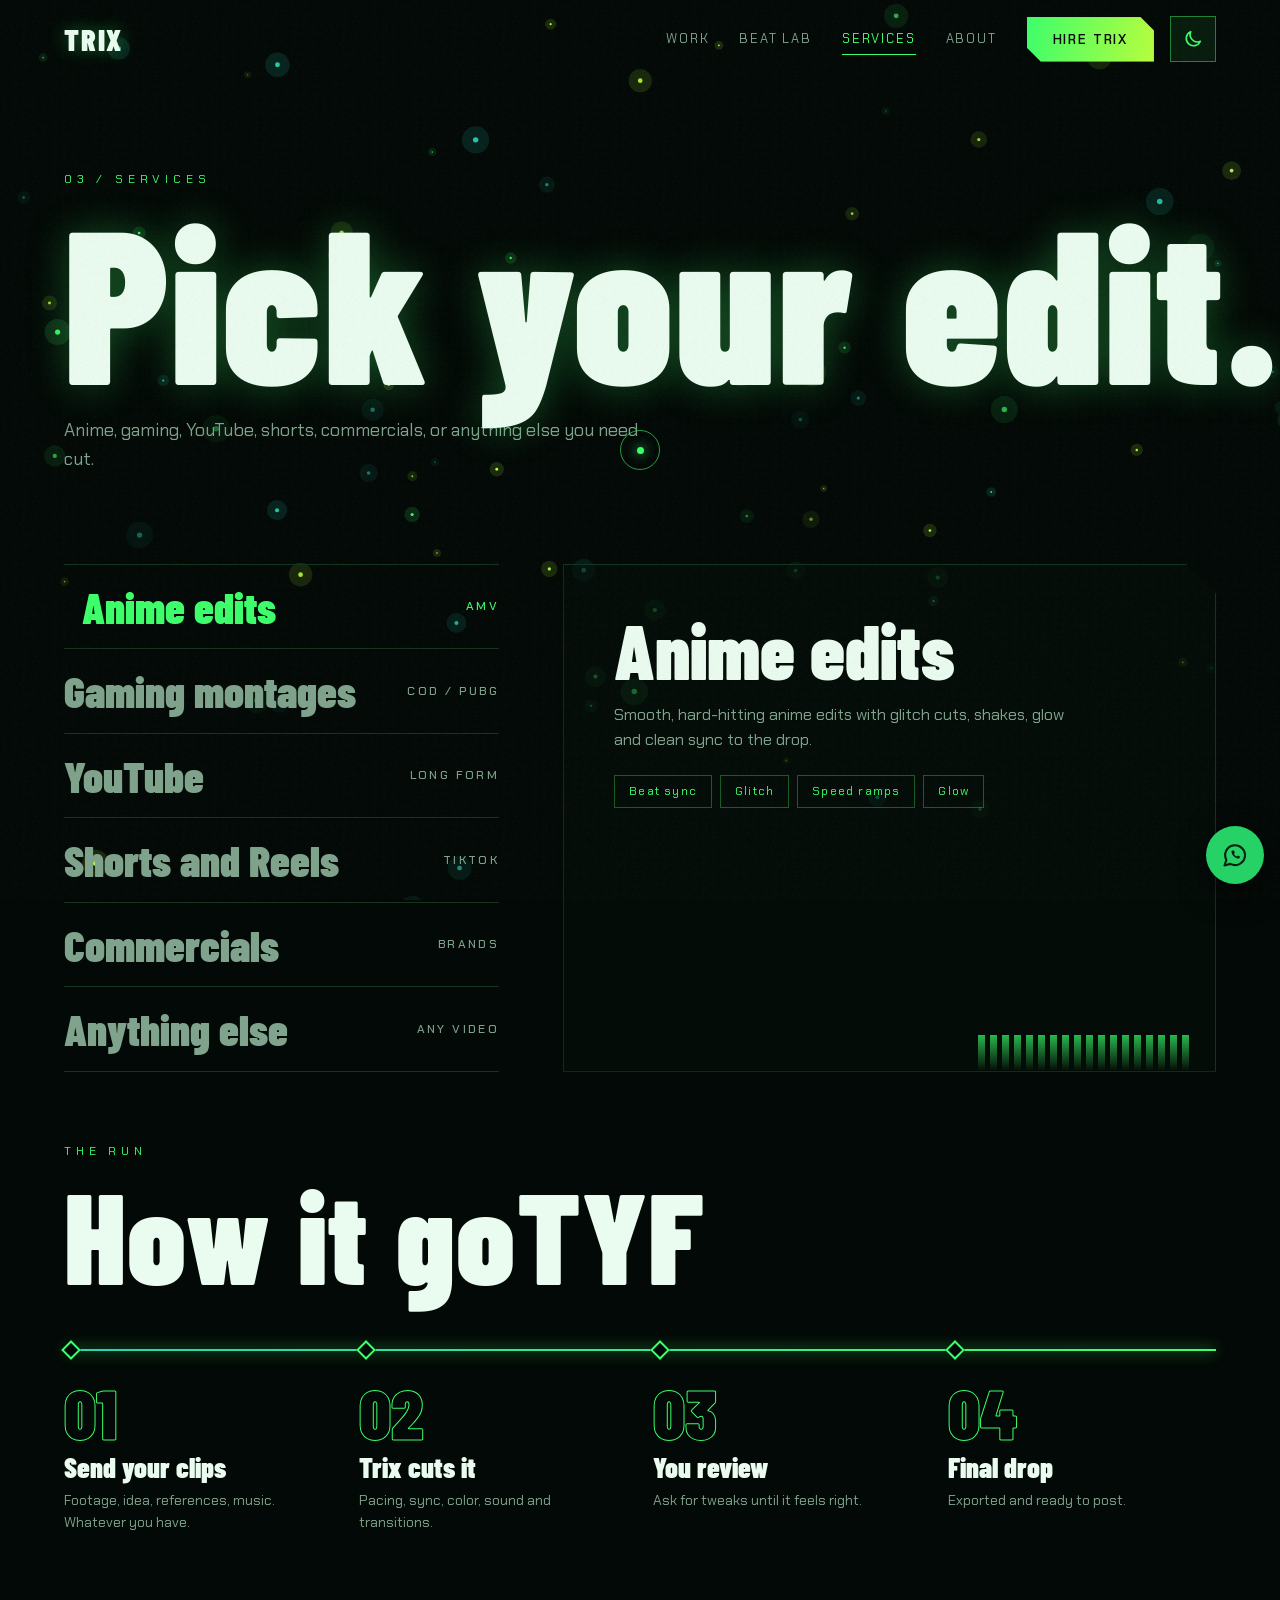
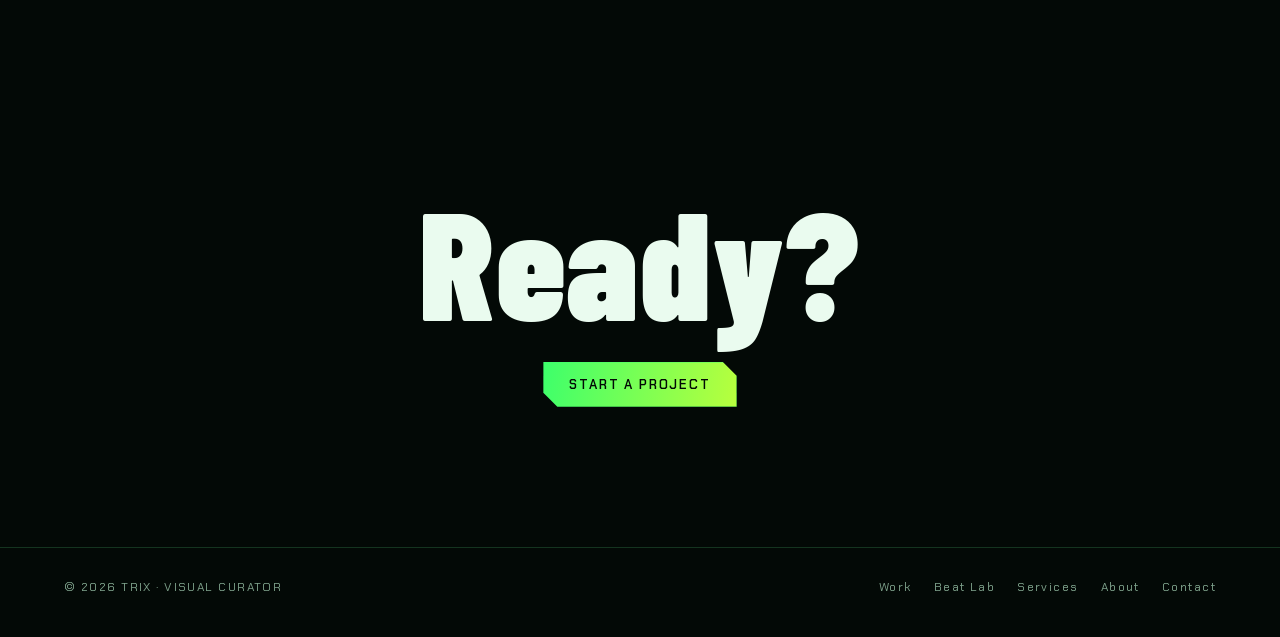
<file: services.html>
<!DOCTYPE html>
<html lang="en"><head><meta charset="utf-8"><meta name="viewport" content="width=device-width, initial-scale=1, viewport-fit=cover"><title>Services | TRIX</title><meta name="description" content="Anime edits, gaming montages, YouTube, shorts and commercials by Trix."><meta name="theme-color" content="#030906"><script>(function(){try{var t=localStorage.getItem("trixTheme");if(t)document.documentElement.setAttribute("data-theme",t)}catch(e){}})()</script><link rel="icon" type="image/png" href="favicon.png"><link rel="apple-touch-icon" href="favicon.png"><meta property="og:type" content="website"><meta property="og:site_name" content="TRIX"><meta property="og:title" content="Services | TRIX"><meta property="og:description" content="Anime edits, gaming montages, YouTube, shorts and commercials by Trix."><meta property="og:image" content="og.jpg"><meta property="og:image:width" content="1200"><meta property="og:image:height" content="630"><meta name="twitter:card" content="summary_large_image"><meta name="twitter:title" content="Services | TRIX"><meta name="twitter:description" content="Anime edits, gaming montages, YouTube, shorts and commercials by Trix."><meta name="twitter:image" content="og.jpg"><link rel="preconnect" href="https://fonts.googleapis.com"><link href="https://fonts.googleapis.com/css2?family=Barlow+Condensed:wght@700;800;900&family=Chakra+Petch:wght@400;500;600&display=swap" rel="stylesheet"><link rel="stylesheet" href="style.css"><noscript><style>.tr,.pre{display:none!important}.rv,.hl>*{opacity:1!important;transform:none!important;filter:none!important}</style></noscript></head><body>
<canvas id="fx" aria-hidden="true"></canvas><div class="grain" aria-hidden="true"></div><div class="bar" id="bar"></div><div class="cd" id="cd"></div><div class="cr" id="cr"></div>
<div class="tr show arr" id="tr"></div>
<nav id="nav"><a class="logo" href="index.html">TRIX</a><div class="links"><a href="work.html">Work</a><a href="beat-lab.html">Beat Lab</a><a href="services.html">Services</a><a href="about.html">About</a><a class="btn fill" href="contact.html">Hire Trix</a></div><div class="nr"><button class="thm" id="tt" aria-label="Switch between dark mode and light mode" aria-pressed="false"><svg class="moon" viewBox="0 0 24 24" fill="none" stroke="currentColor" stroke-width="1.8" stroke-linecap="round" stroke-linejoin="round"><path d="M20 14.5A8 8 0 0 1 9.5 4a8 8 0 1 0 10.5 10.5z"/></svg><svg class="sun" viewBox="0 0 24 24" fill="none" stroke="currentColor" stroke-width="1.8" stroke-linecap="round"><circle cx="12" cy="12" r="4"/><path d="M12 2v2M12 20v2M4.9 4.9l1.4 1.4M17.7 17.7l1.4 1.4M2 12h2M20 12h2M4.9 19.1l1.4-1.4M17.7 6.3l1.4-1.4"/></svg></button><button class="burger" id="bg" aria-label="Menu"><i></i><i></i></button></div></nav>
<div class="mm" id="mm"><a href="work.html">Work<small>01</small></a><a href="beat-lab.html">Beat Lab<small>02</small></a><a href="services.html">Services<small>03</small></a><a href="about.html">About<small>04</small></a><a href="contact.html">Contact<small>05</small></a></div>
<main><header class="ph hl"><p class="lab">03 / SERVICES</p><h1 class="sc">Pick your edit.</h1><p class="ld">Anime, gaming, YouTube, shorts, commercials, or anything else you need cut.</p></header><section><div class="lo"><div class="tabs rv" id="tabs"></div><div class="pn rv" id="pn" style="--i:1"><h3></h3><p></p><div class="ch"></div><div class="eq" id="eq"></div></div></div>
<div class="pnl"><p class="lab rv">THE RUN</p><h2 class="rv sc">How it goes.</h2><div class="steps rv" id="steps"><i class="fill"></i><div class="s"><b>01</b><h3>Send your clips</h3><p>Footage, idea, references, music. Whatever you have.</p></div><div class="s"><b>02</b><h3>Trix cuts it</h3><p>Pacing, sync, color, sound and transitions.</p></div><div class="s"><b>03</b><h3>You review</h3><p>Ask for tweaks until it feels right.</p></div><div class="s"><b>04</b><h3>Final drop</h3><p>Exported and ready to post.</p></div></div></div></section>
<section class="band"><h2 class="rv">Ready?</h2><a class="btn fill rv" href="contact.html">Start a project</a></section></main>
<footer><span>© 2026 TRIX · VISUAL CURATOR</span><div class="fl2"><a href="work.html">Work</a><a href="beat-lab.html">Beat Lab</a><a href="services.html">Services</a><a href="about.html">About</a><a href="contact.html">Contact</a></div></footer>
<a class="wa" href="https://wa.me/2347075832308?text=Hi%20Trix%2C%20I%20have%20a%20project%20for%20you." target="_blank" rel="noopener" aria-label="Message Trix on WhatsApp"><svg viewBox="0 0 24 24" fill="none" stroke="currentColor" stroke-width="1.8" stroke-linecap="round" stroke-linejoin="round" aria-hidden="true"><path d="M3 21l1.6-4.8A8.5 8.5 0 1 1 8 19.6z"/><path d="M9 8.5c0 3.5 3 6.5 6.5 6.5l1-1.5-2-1-1 .8c-1-.4-2-1.4-2.4-2.4l.8-1-1-2z" fill="currentColor" stroke="none"/></svg></a>
<script src="app.js"></script></body></html>
</file>
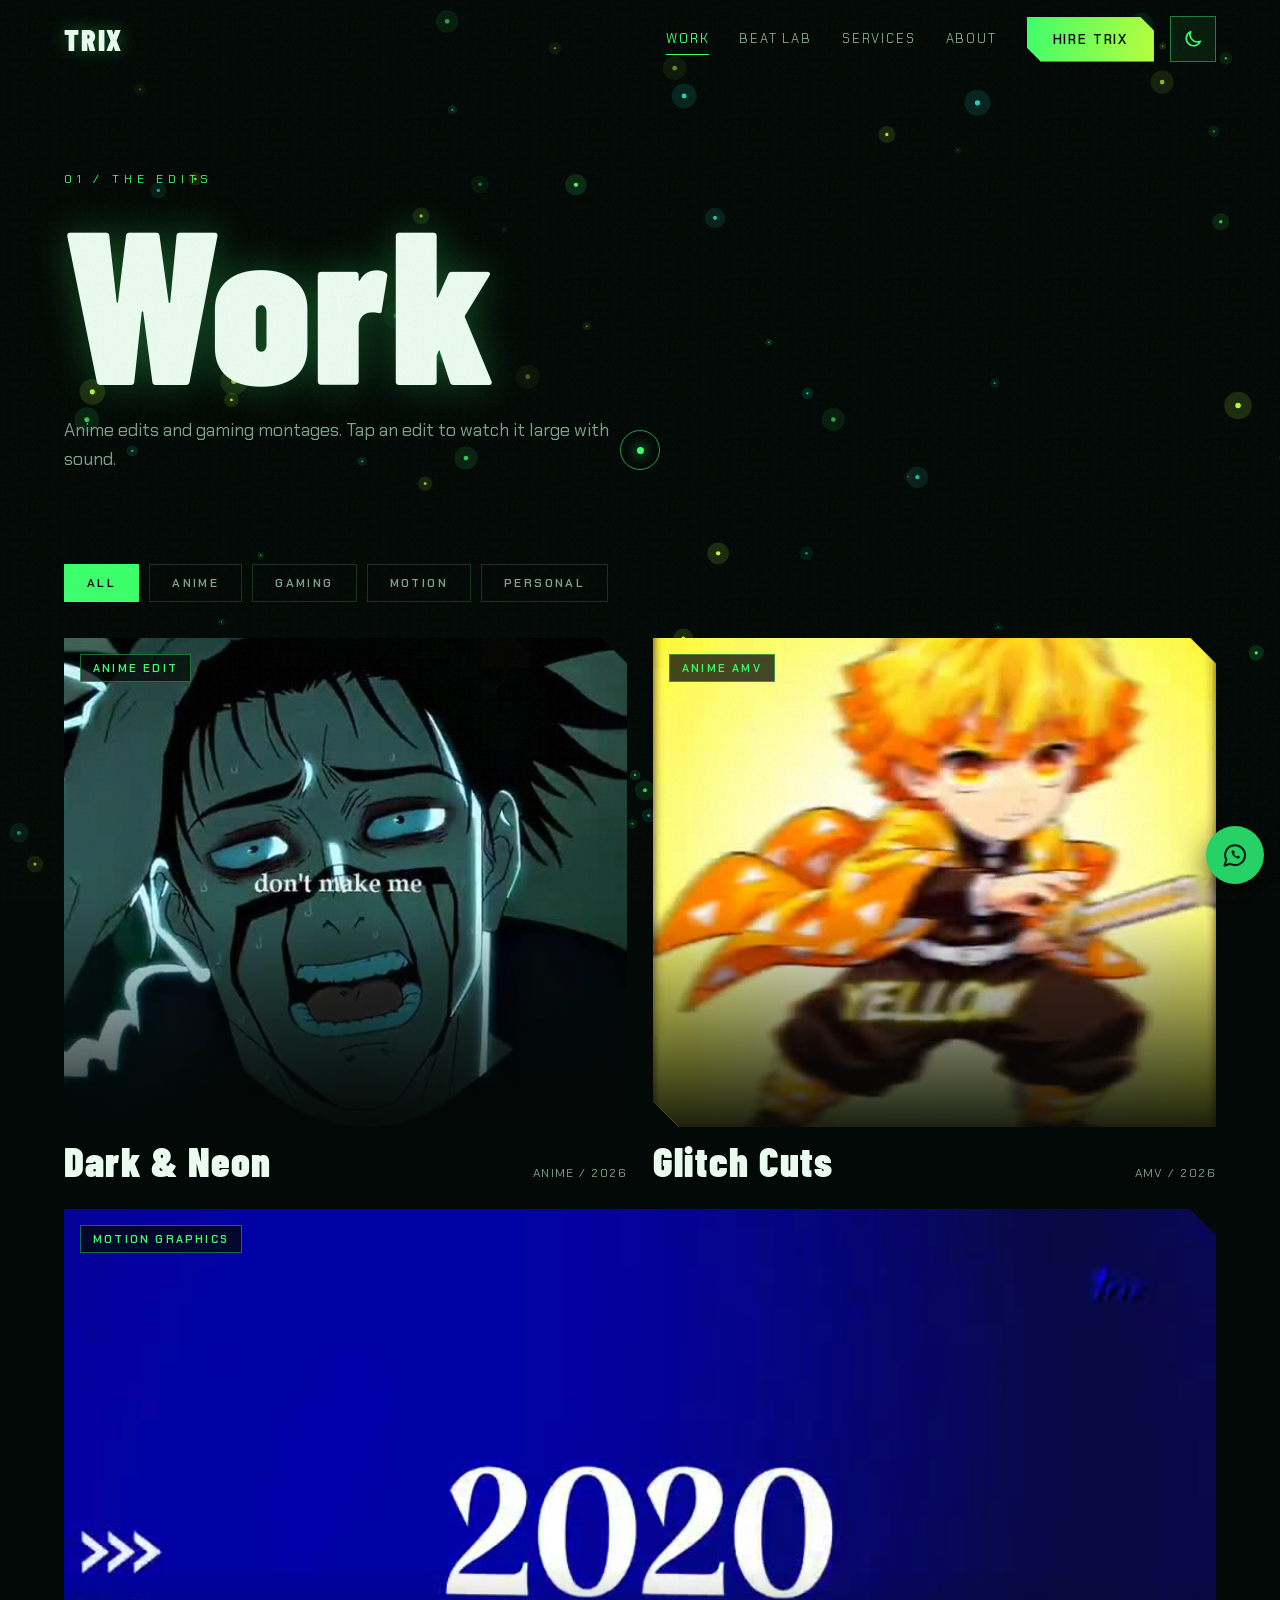
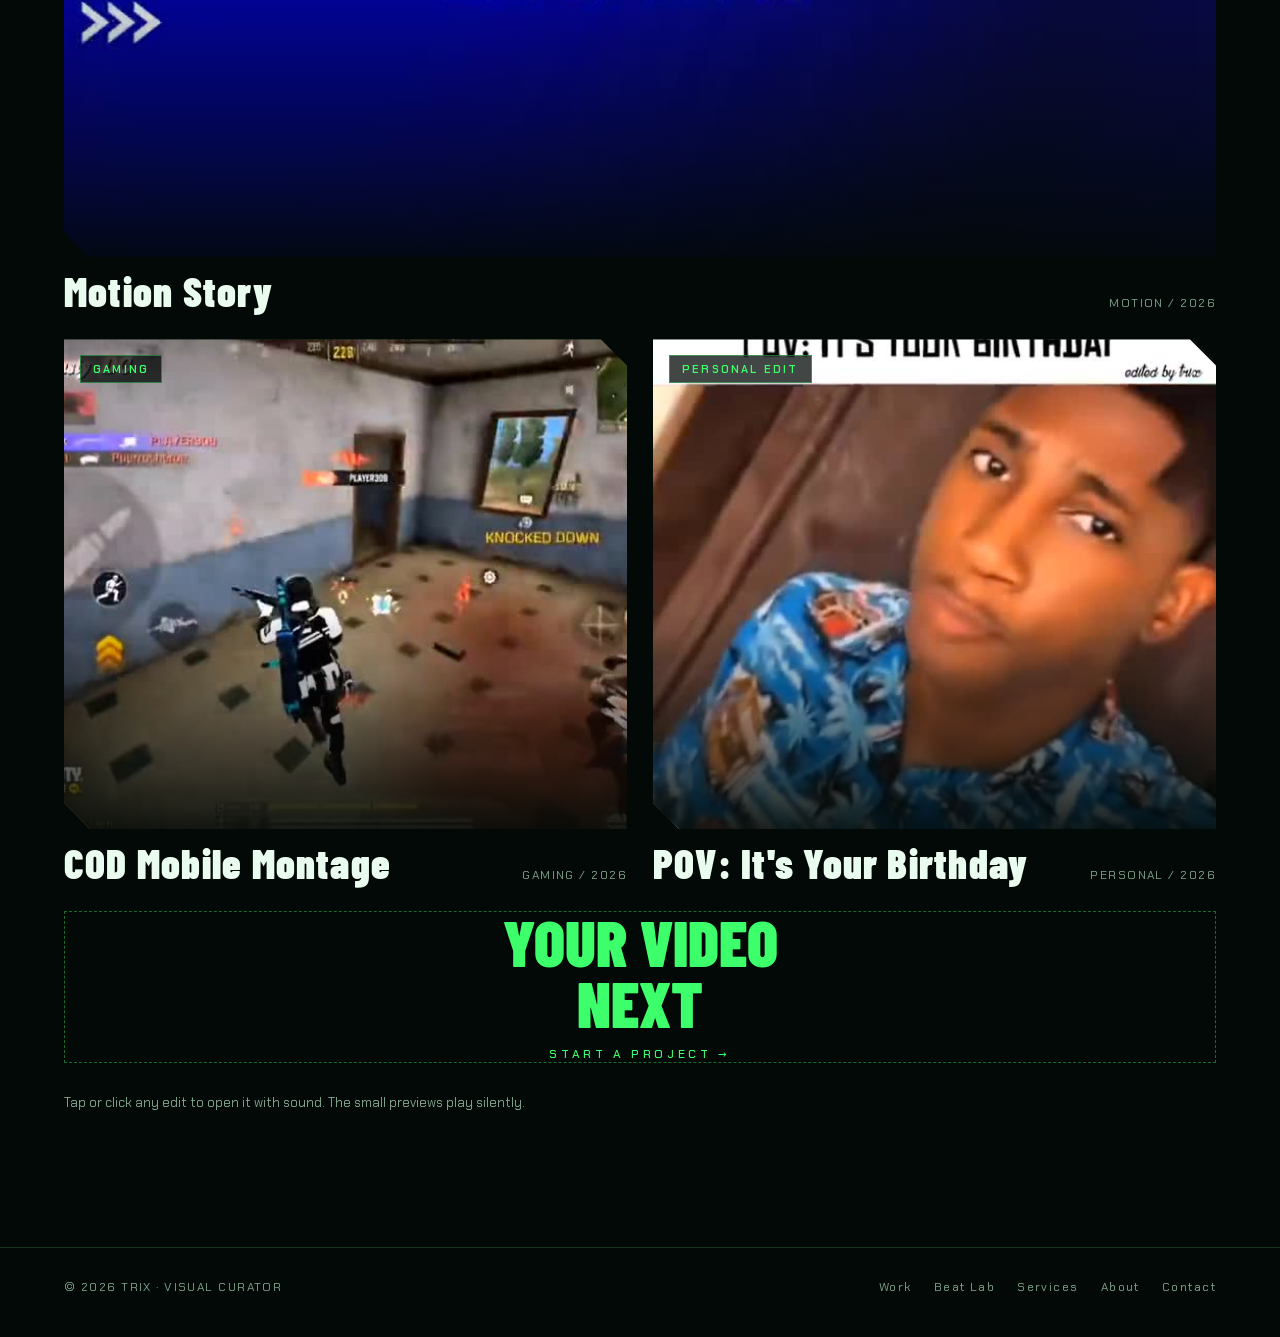
<file: work.html>
<!DOCTYPE html>
<html lang="en"><head><meta charset="utf-8"><meta name="viewport" content="width=device-width, initial-scale=1, viewport-fit=cover"><title>Work | TRIX</title><meta name="description" content="Anime edits and COD gaming montages by Trix."><meta name="theme-color" content="#030906"><script>(function(){try{var t=localStorage.getItem("trixTheme");if(t)document.documentElement.setAttribute("data-theme",t)}catch(e){}})()</script><link rel="icon" type="image/png" href="favicon.png"><link rel="apple-touch-icon" href="favicon.png"><meta property="og:type" content="website"><meta property="og:site_name" content="TRIX"><meta property="og:title" content="Work | TRIX"><meta property="og:description" content="Anime edits and COD gaming montages by Trix."><meta property="og:image" content="og.jpg"><meta property="og:image:width" content="1200"><meta property="og:image:height" content="630"><meta name="twitter:card" content="summary_large_image"><meta name="twitter:title" content="Work | TRIX"><meta name="twitter:description" content="Anime edits and COD gaming montages by Trix."><meta name="twitter:image" content="og.jpg"><link rel="preconnect" href="https://fonts.googleapis.com"><link href="https://fonts.googleapis.com/css2?family=Barlow+Condensed:wght@700;800;900&family=Chakra+Petch:wght@400;500;600&display=swap" rel="stylesheet"><link rel="stylesheet" href="style.css"><noscript><style>.tr,.pre{display:none!important}.rv,.hl>*{opacity:1!important;transform:none!important;filter:none!important}</style></noscript></head><body>
<canvas id="fx" aria-hidden="true"></canvas><div class="grain" aria-hidden="true"></div><div class="bar" id="bar"></div><div class="cd" id="cd"></div><div class="cr" id="cr"></div>
<div class="tr show arr" id="tr"></div>
<nav id="nav"><a class="logo" href="index.html">TRIX</a><div class="links"><a href="work.html">Work</a><a href="beat-lab.html">Beat Lab</a><a href="services.html">Services</a><a href="about.html">About</a><a class="btn fill" href="contact.html">Hire Trix</a></div><div class="nr"><button class="thm" id="tt" aria-label="Switch between dark mode and light mode" aria-pressed="false"><svg class="moon" viewBox="0 0 24 24" fill="none" stroke="currentColor" stroke-width="1.8" stroke-linecap="round" stroke-linejoin="round"><path d="M20 14.5A8 8 0 0 1 9.5 4a8 8 0 1 0 10.5 10.5z"/></svg><svg class="sun" viewBox="0 0 24 24" fill="none" stroke="currentColor" stroke-width="1.8" stroke-linecap="round"><circle cx="12" cy="12" r="4"/><path d="M12 2v2M12 20v2M4.9 4.9l1.4 1.4M17.7 17.7l1.4 1.4M2 12h2M20 12h2M4.9 19.1l1.4-1.4M17.7 6.3l1.4-1.4"/></svg></button><button class="burger" id="bg" aria-label="Menu"><i></i><i></i></button></div></nav>
<div class="mm" id="mm"><a href="work.html">Work<small>01</small></a><a href="beat-lab.html">Beat Lab<small>02</small></a><a href="services.html">Services<small>03</small></a><a href="about.html">About<small>04</small></a><a href="contact.html">Contact<small>05</small></a></div>
<main><header class="ph hl"><p class="lab">01 / THE EDITS</p><h1 class="sc">Work</h1><p class="ld">Anime edits and gaming montages. Tap an edit to watch it large with sound.</p></header><section><div class="chips rv"><button class="on" data-f="all">ALL</button><button data-f="anime">ANIME</button><button data-f="gaming">GAMING</button><button data-f="motion">MOTION</button><button data-f="personal">PERSONAL</button></div><div class="wg t"><a class="m m1 rv" href="#" data-c="anime" data-t="Anime Edit · Dark and Neon" ><div class="fr" style="--ar:1.15"><video muted loop playsinline preload="metadata" poster="p1.jpg" src="v1.mp4"></video><span class="tg">ANIME EDIT</span><span class="pl"><svg width="18" height="18" viewBox="0 0 24 24" fill="currentColor"><path d="M7 4l13 8-13 8z"/></svg></span><i class="pg"></i></div><div class="mt"><h3>Dark &amp; Neon</h3><span>ANIME / 2026</span></div></a><a class="m m2 rv" href="#" data-c="anime" data-t="Anime AMV · Glitch Cuts" style="--i:1"><div class="fr" style="--ar:1.15"><video muted loop playsinline preload="metadata" poster="p2.jpg" src="v2.mp4"></video><span class="tg">ANIME AMV</span><span class="pl"><svg width="18" height="18" viewBox="0 0 24 24" fill="currentColor"><path d="M7 4l13 8-13 8z"/></svg></span><i class="pg"></i></div><div class="mt"><h3>Glitch Cuts</h3><span>AMV / 2026</span></div></a><a class="m m4x rv" href="#" data-c="motion" data-t="Motion Graphics Edit - How I Started Editing" style="grid-column:span 12;--i:1"><div class="fr" style="--ar:16/9"><video muted loop playsinline preload="metadata" poster="p4.jpg" src="v4.mp4"></video><span class="tg">MOTION GRAPHICS</span><span class="pl"><svg width="18" height="18" viewBox="0 0 24 24" fill="currentColor"><path d="M7 4l13 8-13 8z"/></svg></span><i class="pg"></i></div><div class="mt"><h3>Motion Story</h3><span>MOTION / 2026</span></div></a><a class="m m3 rv" href="#" data-c="gaming" data-t="COD Mobile · Scrims Montage" ><div class="fr" style="--ar:1.15"><video muted loop playsinline preload="metadata" poster="p3.jpg" src="v3.mp4"></video><span class="tg">GAMING</span><span class="pl"><svg width="18" height="18" viewBox="0 0 24 24" fill="currentColor"><path d="M7 4l13 8-13 8z"/></svg></span><i class="pg"></i></div><div class="mt"><h3>COD Mobile Montage</h3><span>GAMING / 2026</span></div></a><a class="m m5x rv" href="#" data-c="personal" data-t="Personal Edit - Birthday POV" style="--i:1"><div class="fr" style="--ar:1.15"><video muted loop playsinline preload="metadata" poster="p5.jpg" src="v5.mp4"></video><span class="tg">PERSONAL EDIT</span><span class="pl"><svg width="18" height="18" viewBox="0 0 24 24" fill="currentColor"><path d="M7 4l13 8-13 8z"/></svg></span><i class="pg"></i></div><div class="mt"><h3>POV: It&#39;s Your Birthday</h3><span>PERSONAL / 2026</span></div></a><a class="next wide rv" href="contact.html" style="--i:1"><span>YOUR VIDEO<br>NEXT<small>START A PROJECT →</small></span></a></div><p class="note">Tap or click any edit to open it with sound. The small previews play silently.</p></section></main>
<footer><span>© 2026 TRIX · VISUAL CURATOR</span><div class="fl2"><a href="work.html">Work</a><a href="beat-lab.html">Beat Lab</a><a href="services.html">Services</a><a href="about.html">About</a><a href="contact.html">Contact</a></div></footer>
<a class="wa" href="https://wa.me/2347075832308?text=Hi%20Trix%2C%20I%20have%20a%20project%20for%20you." target="_blank" rel="noopener" aria-label="Message Trix on WhatsApp"><svg viewBox="0 0 24 24" fill="none" stroke="currentColor" stroke-width="1.8" stroke-linecap="round" stroke-linejoin="round" aria-hidden="true"><path d="M3 21l1.6-4.8A8.5 8.5 0 1 1 8 19.6z"/><path d="M9 8.5c0 3.5 3 6.5 6.5 6.5l1-1.5-2-1-1 .8c-1-.4-2-1.4-2.4-2.4l.8-1-1-2z" fill="currentColor" stroke="none"/></svg></a>
<div class="lb" id="lb"><button id="lbx" aria-label="Close">×</button><video id="lbv" loop playsinline controls></video><p id="lbt">SOUND ON · TAP VIDEO CONTROLS TO PAUSE</p></div>
<script src="app.js"></script></body></html>
</file>
<file: style.css>
:root{--bg:#030906;--panel:#07120c;--line:#14341f;--g:#3dff6b;--lime:#b8ff3d;--teal:#27d3b6;--pink:#ff3d7f;--w:#eafbef;--mute:#7fa38c;--on:#030906;--gr:61 255 107;--bgr:3 9 6;--pr:5 16 10;
--d:'Barlow Condensed','Arial Narrow',Impact,sans-serif;--b:'Chakra Petch',system-ui,sans-serif;--e:cubic-bezier(.2,.8,.2,1);
box-sizing:border-box;padding-top:env(safe-area-inset-top,0px);padding-bottom:env(safe-area-inset-bottom,0px);color-scheme:dark}
[data-theme=light]{--bg:#f2f7f1;--panel:#ffffff;--line:#c9dccd;--g:#077a2b;--lime:#2f8a00;--teal:#067a69;--pink:#d61f58;--w:#06130b;--mute:#44604f;--on:#ffffff;--gr:7 122 43;--bgr:242 247 241;--pr:255 255 255;color-scheme:light}
.fr,.tile,.stage,.lb,.tr{--g:#3dff6b;--lime:#b8ff3d;--gr:61 255 107;--bgr:3 9 6;--w:#eafbef;--mute:#8fb39c;--on:#030906}
.fr::after{background:linear-gradient(180deg,transparent 55%,#030906e6)}
.tile h3,.tile p{color:#eafbef}.tile b{color:#3dff6b}
[data-theme=light] .grain{opacity:.035}
[data-theme=light] h1,[data-theme=light] .ph h1{text-shadow:0 0 40px rgb(var(--gr)/.22)}
[data-theme=light] .portal img,[data-theme=light] .av img{box-shadow:0 0 70px rgb(var(--gr)/.35),0 20px 60px #0a2a1433}
[data-theme=light] .btn:not(.fill){box-shadow:inset 0 0 0 1px rgb(var(--gr)/.55)}
nav{justify-content:flex-start}.logo{margin-right:auto}.links{margin-right:16px}
.nr{display:flex;gap:12px;align-items:center}
.thm{width:46px;height:46px;border:1px solid rgb(var(--gr)/.45);background:rgb(var(--gr)/.08);color:var(--g);display:grid;place-items:center;position:relative;overflow:hidden;transition:background .3s,color .3s,transform .5s var(--e)}
.thm:hover{background:var(--g);color:var(--on);transform:rotate(14deg)}
.thm svg{width:22px;height:22px;grid-area:1/1;animation:pop .6s var(--e)}
@keyframes pop{from{transform:rotate(-120deg) scale(.3);opacity:0}}
.thm .sun{display:none}[data-theme=light] .thm .sun{display:block}[data-theme=light] .thm .moon{display:none}
::view-transition-old(root),::view-transition-new(root){animation:none;mix-blend-mode:normal}
::view-transition-new(root){animation:vt .9s cubic-bezier(.7,0,.2,1)}
@keyframes vt{from{clip-path:circle(0 at var(--tx,50%) var(--ty,0))}to{clip-path:circle(160% at var(--tx,50%) var(--ty,0))}}
html.tt *{transition:background-color .6s,color .6s,border-color .6s!important}
.rvs{display:grid;grid-template-columns:repeat(auto-fit,minmax(250px,1fr));gap:20px}
.rcard{position:relative;padding:30px 28px 30px;background:var(--panel);box-shadow:inset 0 0 0 1px var(--line);clip-path:polygon(0 0,calc(100% - 22px) 0,100% 22px,100% 100%,22px 100%,0 calc(100% - 22px));transition:transform .6s var(--e),box-shadow .4s}
.rcard:hover{transform:translateY(-8px);box-shadow:inset 0 0 0 1px var(--g)}
.rcard .st5{display:flex;gap:3px;color:var(--g);margin-bottom:16px}.rcard .st5 svg{width:18px;height:18px}
.rcard q{display:block;quotes:none;font-size:16px;line-height:1.55;margin:0 0 22px}
.rcard::before{content:"\201C";position:absolute;right:22px;top:6px;font:900 90px/1 var(--d);color:rgb(var(--gr)/.18)}
.rcard b{display:block;font:900 22px var(--d);letter-spacing:.08em}.rcard small{color:var(--mute);font-size:12px;letter-spacing:.14em}
.smp{position:absolute;left:28px;bottom:8px;font:600 9px var(--b);letter-spacing:.22em;color:var(--mute)}
.wg.t .next.wide{grid-column:span 12;aspect-ratio:auto;min-height:150px;font-size:clamp(34px,5vw,64px)}

*,*::before,*::after{box-sizing:inherit}
html{scroll-behavior:smooth;scroll-padding-top:70px}
html,body{margin:0;background:var(--bg);color:var(--w);font:400 16px/1.6 var(--b)}
html{overflow-x:hidden}body{overflow-x:hidden;overflow-x:clip}
a{color:inherit}
@media(hover:hover){body,a,button,.m{cursor:none}input,textarea,select{cursor:text}}
:focus-visible{outline:2px solid var(--g);outline-offset:3px}
#fx{position:fixed;inset:0;width:100%;height:100%;z-index:0;pointer-events:none}
main,footer,section{position:relative;z-index:1}
.grain{position:fixed;inset:0;z-index:60;pointer-events:none;opacity:.06;background-image:url("data:image/svg+xml,%3Csvg xmlns='http://www.w3.org/2000/svg' width='160' height='160'%3E%3Cfilter id='n'%3E%3CfeTurbulence baseFrequency='.9' numOctaves='2'/%3E%3C/filter%3E%3Crect width='160' height='160' filter='url(%23n)'/%3E%3C/svg%3E")}
.bar{position:fixed;top:env(safe-area-inset-top,0px);left:0;height:3px;width:calc(var(--p,0)*100%);background:linear-gradient(90deg,var(--teal),var(--g),var(--lime));z-index:70;box-shadow:0 0 14px var(--g)}

/* preloader */
.pre{position:fixed;inset:0;z-index:100;background:var(--bg);display:grid;place-items:center;transition:clip-path 1.1s cubic-bezier(.7,0,.2,1);clip-path:inset(0)}
.pre.out{clip-path:inset(0 0 100% 0)}
.pre div{font:900 clamp(90px,22vw,260px)/.85 var(--d);letter-spacing:.02em;color:transparent;-webkit-text-stroke:1.5px var(--g);background:linear-gradient(var(--g),var(--g)) 0 100%/100% calc(var(--c,0)*1%) no-repeat;-webkit-background-clip:text;background-clip:text;text-align:center}
.pre small{display:block;font:500 13px var(--b);letter-spacing:.4em;color:var(--mute);-webkit-text-stroke:0;margin-top:14px}

/* cursor */
.cd,.cr{position:fixed;left:0;top:0;pointer-events:none;z-index:90;border-radius:50%}
.cd{width:7px;height:7px;margin:-3.5px 0 0 -3.5px;background:var(--g);box-shadow:0 0 12px var(--g)}
.cr{width:40px;height:40px;margin:-20px 0 0 -20px;border:1.5px solid rgb(var(--gr)/0.6);display:grid;place-items:center;font:700 10px var(--b);letter-spacing:.14em;color:var(--on);transition:width .35s var(--e),height .35s var(--e),margin .35s var(--e),background .3s,border-color .3s}
.cr.h{width:64px;height:64px;margin:-32px 0 0 -32px;background:rgb(var(--gr)/0.13)}
.cr.v{width:92px;height:92px;margin:-46px 0 0 -46px;background:var(--g);border-color:var(--g)}
.rp{position:fixed;width:10px;height:10px;margin:-5px;border:2px solid var(--g);border-radius:50%;pointer-events:none;z-index:89;animation:rp .7s var(--e) forwards}
@keyframes rp{to{transform:scale(9);opacity:0}}
@media(hover:none){.cd,.cr{display:none}}

/* nav */
nav{position:fixed;top:env(safe-area-inset-top,0px);left:0;right:0;z-index:50;display:flex;justify-content:space-between;align-items:center;padding:16px 5vw;transition:transform .5s var(--e),background .4s,backdrop-filter .4s}
nav.s{background:rgb(var(--bgr)/0.72);backdrop-filter:blur(14px);-webkit-backdrop-filter:blur(14px)}
nav.hide{transform:translateY(-110%)}
.logo{font:900 30px var(--d);letter-spacing:.06em;text-decoration:none;text-shadow:0 0 18px rgb(var(--gr)/0.4)}
.links{display:flex;gap:30px;align-items:center}
.links a:not(.btn){text-decoration:none;font-size:13px;letter-spacing:.14em;text-transform:uppercase;color:var(--mute);position:relative;transition:color .3s}
.links a:not(.btn)::after{content:"";position:absolute;left:0;right:0;bottom:-6px;height:1px;background:var(--g);transform:scaleX(0);transform-origin:right;transition:transform .5s var(--e)}
.links a:not(.btn):hover{color:var(--w)}.links a:not(.btn):hover::after{transform:none;transform-origin:left}
@media(max-width:760px){.links a:not(.btn){display:none}}
.btn{display:inline-flex;align-items:center;gap:10px;padding:14px 26px;font:600 13px var(--b);letter-spacing:.14em;text-transform:uppercase;text-decoration:none;color:var(--w);background:none;border:0;position:relative;transition:transform .35s var(--e),color .3s,background .3s;clip-path:polygon(0 0,calc(100% - 14px) 0,100% 14px,100% 100%,14px 100%,0 calc(100% - 14px));background:rgb(var(--gr)/0.11);box-shadow:inset 0 0 0 1px rgb(var(--gr)/0.4)}
.btn:hover{background:var(--g);color:var(--on)}
.btn.fill{background:linear-gradient(100deg,var(--g),var(--lime));color:var(--on)}
.btn.fill:hover{background:var(--w)}

/* hero */
.hero{min-height:100svh;display:grid;grid-template-columns:1.1fr .9fr;align-items:center;gap:3vw;padding:110px 5vw 70px}
.eb{font-size:12px;letter-spacing:.42em;color:var(--g);margin:0 0 14px}
h1{white-space:nowrap;font:900 clamp(110px,19vw,300px)/.78 var(--d);margin:0;letter-spacing:.01em;color:var(--w);text-shadow:0 0 40px rgb(var(--gr)/0.33),0 0 100px rgb(var(--gr)/0.2);position:relative}
h1 span{display:inline-block;transform:translateY(110%) rotate(6deg);opacity:0;transition:transform 1.1s var(--e),opacity .8s}
.ready h1 span{transform:none;opacity:1}
.ready h1 span:nth-child(2){transition-delay:.08s}.ready h1 span:nth-child(3){transition-delay:.16s}.ready h1 span:nth-child(4){transition-delay:.24s}
.vc{display:block;font:800 clamp(22px,3.6vw,46px)/1 var(--d);letter-spacing:.34em;color:var(--g);margin:22px 0 0}
.tag{font:700 clamp(24px,3.2vw,40px)/1.08 var(--d);margin:28px 0 34px;max-width:20ch;letter-spacing:.02em}
.rot{display:inline-block;height:1.08em;overflow:hidden;vertical-align:bottom;color:var(--lime)}
.rot span{display:block;line-height:1.08;animation:rot 12s infinite cubic-bezier(.7,0,.2,1)}
@keyframes rot{0%,16%{transform:none}20%,36%{transform:translateY(-100%)}40%,56%{transform:translateY(-200%)}60%,76%{transform:translateY(-300%)}80%,96%{transform:translateY(-400%)}100%{transform:translateY(-500%)}}
.rot span{display:flex;flex-direction:column}
.rot i{font-style:normal;display:block;height:1.08em;flex:none}
.rot span{height:auto;animation-name:rot2}
@keyframes rot2{0%,16%{transform:none}20%,36%{transform:translateY(-1.08em)}40%,56%{transform:translateY(-2.16em)}60%,76%{transform:translateY(-3.24em)}80%,96%{transform:translateY(-4.32em)}100%{transform:translateY(-5.4em)}}
.cta{display:flex;gap:14px;flex-wrap:wrap}
.hl>*{opacity:0;transform:translateY(30px);transition:opacity .9s var(--e),transform .9s var(--e)}
.ready .hl>*{opacity:1;transform:none}
.ready .hl>*:nth-child(2){transition-delay:.15s}.ready .hl>*:nth-child(3){transition-delay:.3s}.ready .hl>*:nth-child(4){transition-delay:.45s}.ready .hl>*:nth-child(5){transition-delay:.6s}

.portal{position:relative;width:min(100%,560px);aspect-ratio:1;justify-self:center;transform:translate3d(0,calc(var(--sy,0)*-.08px),0);will-change:transform}
.portal .tilt{position:absolute;inset:0;transform:perspective(1000px) rotateY(calc(var(--tx,0)*10deg)) rotateX(calc(var(--ty,0)*-10deg));transition:transform .2s linear}
.portal img{position:absolute;inset:6%;width:88%;height:88%;border-radius:50%;object-fit:cover;box-shadow:0 0 90px rgb(var(--gr)/0.4),0 0 220px rgb(var(--gr)/0.2);clip-path:circle(0);transition:clip-path 1.6s .3s cubic-bezier(.7,0,.2,1)}
.ready .portal img{clip-path:circle(72%)}
.portal::before,.portal::after{content:"";position:absolute;border-radius:50%;pointer-events:none}
.portal::before{inset:0;border:1px dashed rgb(var(--gr)/0.53);animation:spin 46s linear infinite}
.portal::after{inset:-4%;border:1px solid rgb(var(--gr)/0.2);border-top-color:var(--g);animation:spin 9s linear infinite reverse}
@keyframes spin{to{transform:rotate(360deg)}}
.chip{position:absolute;font:600 11px var(--b);letter-spacing:.2em;padding:8px 14px;background:rgb(var(--bgr)/0.8);border:1px solid rgb(var(--gr)/0.4);backdrop-filter:blur(6px);animation:fl 5s ease-in-out infinite alternate}
.chip:nth-of-type(1){left:-4%;top:16%}.chip:nth-of-type(2){right:-3%;top:46%;animation-delay:-2s;color:var(--pink);border-color:#ff3d7f77}.chip:nth-of-type(3){left:6%;bottom:6%;animation-delay:-3.4s;color:var(--teal);border-color:#27d3b677}
@keyframes fl{to{transform:translateY(-14px)}}
@media(max-width:860px){.hero{grid-template-columns:1fr;padding-top:120px}.portal{width:min(86vw,440px);order:-1}.tag{max-width:none}}
.cue{position:absolute;left:5vw;bottom:24px;font-size:11px;letter-spacing:.3em;color:var(--mute);display:flex;gap:12px;align-items:center}
.cue::before{content:"";width:1px;height:38px;background:linear-gradient(var(--g),transparent);animation:cue 1.8s ease-in-out infinite}
@keyframes cue{50%{transform:scaleY(.4);transform-origin:top}}

/* marquee */
.mq{overflow:hidden;white-space:nowrap;border-block:1px solid var(--line);padding:12px 0;background:var(--panel)}
.mqt{display:inline-flex;animation:mq 30s linear infinite}
.mq.r .mqt{animation-direction:reverse}
.mqt span{font:900 clamp(40px,6.5vw,88px)/1 var(--d);padding-right:.5em;color:transparent;-webkit-text-stroke:1px var(--g)}
.mqt span b{color:var(--g);-webkit-text-stroke:0;font-weight:900;margin:0 .2em}
@keyframes mq{to{transform:translateX(-50%)}}

section{padding:120px 5vw}
.lab{font-size:12px;letter-spacing:.4em;color:var(--g);margin:0 0 18px}
h2{font:900 clamp(56px,10vw,150px)/.86 var(--d);margin:0 0 54px;letter-spacing:.01em}
.rv{opacity:0;transform:translateY(46px);filter:blur(8px);transition:opacity .9s var(--e),transform 1.1s var(--e),filter .9s;transition-delay:calc(var(--i,0)*90ms)}
.rv.in{opacity:1;transform:none;filter:none}

/* work */
.wg{display:grid;grid-template-columns:repeat(12,1fr);gap:26px}
.m{position:relative;display:block;text-decoration:none;color:inherit}
.m1{grid-column:span 7}.m2{grid-column:span 5;margin-top:90px}.m3{grid-column:span 8}.m4{grid-column:span 4}
.fr{position:relative;overflow:hidden;background:var(--panel);aspect-ratio:var(--ar,1);clip-path:polygon(0 0,calc(100% - 26px) 0,100% 26px,100% 100%,26px 100%,0 calc(100% - 26px));box-shadow:inset 0 0 0 1px var(--line)}
.fr video{position:absolute;inset:0;width:100%;height:100%;object-fit:cover;transition:transform 1.2s var(--e),filter .6s;filter:saturate(1.05)}
.m:hover video{transform:scale(1.07)}
.fr::after{content:"";position:absolute;inset:0;background:linear-gradient(180deg,transparent 55%,rgb(var(--bgr)/0.9));pointer-events:none}
.fr .pg{position:absolute;left:0;bottom:0;height:3px;width:calc(var(--v,0)*100%);background:var(--g);box-shadow:0 0 12px var(--g);z-index:2}
.fr .tg{position:absolute;left:16px;top:16px;z-index:2;font:600 11px var(--b);letter-spacing:.2em;padding:6px 12px;background:rgb(var(--bgr)/0.75);border:1px solid rgb(var(--gr)/0.4);color:var(--g)}
.fr .pl{position:absolute;right:16px;top:16px;z-index:2;width:44px;height:44px;border-radius:50%;display:grid;place-items:center;background:var(--g);color:var(--on);transform:scale(0) rotate(-90deg);transition:transform .5s var(--e)}
.m:hover .pl{transform:none}
.mt{display:flex;justify-content:space-between;gap:14px;align-items:baseline;padding-top:14px}
.mt h3{font:900 clamp(28px,3.2vw,44px)/1 var(--d);margin:0;letter-spacing:.03em;transition:color .3s,transform .5s var(--e)}
.m:hover .mt h3{color:var(--g);transform:translateX(8px)}
.mt span{font-size:12px;color:var(--mute);letter-spacing:.12em;text-align:right}
.next{display:grid;place-items:center;text-align:center;aspect-ratio:4/5;border:1px dashed rgb(var(--gr)/0.4);text-decoration:none;font:900 clamp(34px,4vw,56px)/.95 var(--d);color:var(--g);transition:background .4s,color .4s;position:relative;overflow:hidden}
.next:hover{background:var(--g);color:var(--on)}
.next small{display:block;font:500 12px var(--b);letter-spacing:.3em;margin-top:12px}
@media(max-width:860px){.m1,.m2,.m3,.m4{grid-column:span 12;margin-top:0}.next{aspect-ratio:3/1}}
.note{margin-top:30px;color:var(--mute);font-size:13px}

/* lightbox */
.lb{position:fixed;inset:0;z-index:95;background:#020704f2;backdrop-filter:blur(12px);display:grid;place-items:center;clip-path:circle(0 at var(--cx,50%) var(--cy,50%));visibility:hidden;transition:clip-path .9s cubic-bezier(.7,0,.2,1),visibility 0s .9s}
.lb.on{clip-path:circle(150% at var(--cx,50%) var(--cy,50%));visibility:visible;transition:clip-path .9s cubic-bezier(.7,0,.2,1)}
.lb video{max-width:min(92vw,900px);max-height:78vh;box-shadow:0 0 120px rgb(var(--gr)/0.27);background:#000}
.lb button{position:absolute;top:calc(20px + env(safe-area-inset-top,0px));right:20px;width:52px;height:52px;border-radius:50%;border:1px solid var(--g);background:none;color:var(--g);font-size:24px;cursor:pointer;transition:background .3s,color .3s,transform .5s var(--e)}
.lb button:hover{background:var(--g);color:var(--on);transform:rotate(90deg)}
.lb p{position:absolute;bottom:calc(22px + env(safe-area-inset-bottom,0px));margin:0;font-size:12px;letter-spacing:.3em;color:var(--mute)}

/* beat lab */
.lab2{display:grid;grid-template-columns:1.25fr .75fr;gap:34px;align-items:stretch}
.stage{position:relative;aspect-ratio:16/10;overflow:hidden;background:#000 center/cover;clip-path:polygon(0 0,calc(100% - 30px) 0,100% 30px,100% 100%,30px 100%,0 calc(100% - 30px));box-shadow:inset 0 0 0 1px var(--line)}
.sl{position:absolute;inset:0;background:center/cover;transform:scale(1.02);filter:saturate(1.1)}
.stage.p .sl{animation:punch .32s var(--e)}
@keyframes punch{0%{transform:scale(1.2);filter:saturate(1.8) brightness(1.5) hue-rotate(12deg)}100%{transform:scale(1.02)}}
.fl{position:absolute;inset:0;background:#fff;opacity:0;pointer-events:none}
.stage.f .fl{animation:flash .25s ease-out}
@keyframes flash{0%{opacity:.75}100%{opacity:0}}
.tgt{position:absolute;left:50%;top:50%;width:90px;height:90px;margin:-45px;pointer-events:none}
.tgt b{position:absolute;inset:0;border-radius:50%;border:3px solid var(--g);box-shadow:0 0 24px var(--g),inset 0 0 24px rgb(var(--gr)/0.33)}
.tgt i{position:absolute;inset:0;border-radius:50%;border:2px solid var(--w);transform:scale(3);opacity:0}
.run .tgt i{opacity:.9}
.rate{position:absolute;left:0;right:0;bottom:12%;text-align:center;font:900 clamp(38px,6vw,80px)/1 var(--d);letter-spacing:.06em;color:var(--g);text-shadow:0 0 30px var(--g);opacity:0;transform:scale(.7)}
.rate.on{animation:rate .6s var(--e)}
@keyframes rate{0%{opacity:1;transform:scale(1.3)}100%{opacity:0;transform:translateY(-20px)}}
.ctl{display:flex;flex-direction:column;justify-content:space-between;gap:18px;border:1px solid var(--line);padding:26px;background:rgb(var(--pr)/0.63);clip-path:polygon(0 0,calc(100% - 22px) 0,100% 22px,100% 100%,0 100%)}
.ctl h3{font:900 40px/1 var(--d);margin:0 0 8px}.ctl p{margin:0;color:var(--mute);font-size:14px}
.st{display:grid;grid-template-columns:repeat(3,1fr);gap:10px;text-align:center}
.st div{border:1px solid var(--line);padding:12px 4px}.st b{display:block;font:900 34px/1 var(--d);color:var(--g)}.st small{font-size:10px;letter-spacing:.2em;color:var(--mute)}
.ctl .btn{justify-content:center;width:100%}
.tap{padding:24px;font-size:16px}
@media(max-width:860px){.lab2{grid-template-columns:1fr}}

/* loadout */
.lo{display:grid;grid-template-columns:.8fr 1.2fr;gap:5vw}
.tabs{display:flex;flex-direction:column;border-top:1px solid var(--line)}
.tabs button{all:unset;box-sizing:border-box;display:flex;justify-content:space-between;align-items:center;padding:20px 0;border-bottom:1px solid var(--line);font:900 clamp(28px,3.4vw,46px)/1 var(--d);color:var(--mute);transition:color .3s,padding .5s var(--e)}
.tabs button span{font:500 12px var(--b);letter-spacing:.2em}
.tabs button:hover,.tabs button.on{color:var(--w);padding-left:18px}
.tabs button.on{color:var(--g)}
.pn{position:relative;border:1px solid var(--line);padding:clamp(24px,4vw,50px);background:rgb(var(--pr)/0.6);overflow:hidden;min-height:340px;clip-path:polygon(0 0,calc(100% - 30px) 0,100% 30px,100% 100%,0 100%)}
.pn h3{font:900 clamp(48px,6vw,92px)/.9 var(--d);margin:0 0 18px;color:var(--w)}
.pn p{max-width:46ch;color:var(--mute);margin:0 0 22px}
.pn .ch{display:flex;gap:8px;flex-wrap:wrap}.ch span{border:1px solid rgb(var(--gr)/0.33);padding:6px 14px;font-size:12px;letter-spacing:.1em;color:var(--g)}
.pn .eq{position:absolute;right:26px;bottom:0;display:flex;gap:5px;align-items:flex-end;height:120px;opacity:.7}
.eq i{width:7px;background:linear-gradient(var(--g),transparent);animation:eq 1s ease-in-out infinite alternate;height:30%}
@keyframes eq{to{height:100%}}
.pn>*:not(.eq){transition:opacity .4s,transform .6s var(--e)}
.pn.sw>*:not(.eq){opacity:0;transform:translateY(16px)}
@media(max-width:860px){.lo{grid-template-columns:1fr}}

/* process */
.steps{display:grid;grid-template-columns:repeat(4,1fr);gap:26px;position:relative;padding-top:34px}
.steps::before,.steps .fill{content:"";position:absolute;top:6px;left:0;height:2px;background:var(--line);width:100%}
.steps .fill{background:linear-gradient(90deg,var(--teal),var(--g));box-shadow:0 0 14px var(--g);width:0;transition:width 2.2s .3s cubic-bezier(.7,0,.2,1)}
.steps.in .fill{width:100%}
.steps div.s{position:relative}.steps div.s::before{content:"";position:absolute;top:-34px;left:0;width:14px;height:14px;background:var(--bg);border:2px solid var(--g);transform:rotate(45deg)}
.steps b{font:900 70px/1 var(--d);color:transparent;-webkit-text-stroke:1px var(--g);display:block}
.steps h3{font:900 28px/1 var(--d);margin:6px 0 8px}.steps p{margin:0;color:var(--mute);font-size:14px}
@media(max-width:860px){.steps{grid-template-columns:1fr 1fr}}

/* about */
.ab{display:grid;grid-template-columns:.8fr 1.2fr;gap:6vw;align-items:center}
.av{position:relative;width:min(100%,420px);aspect-ratio:1;justify-self:center}
.av img{position:absolute;inset:7%;width:86%;height:86%;border-radius:50%;object-fit:cover;box-shadow:0 0 80px rgb(var(--gr)/0.33)}
.av::before{content:"";position:absolute;inset:0;border-radius:50%;border:1px dashed var(--g);animation:spin 30s linear infinite}
.av::after{content:"";position:absolute;inset:-5%;border-radius:50%;border:1px solid rgb(var(--gr)/0.19);border-right-color:var(--lime);animation:spin 7s linear infinite reverse}
.ab h2{margin-bottom:26px}
.ab p{color:var(--mute);max-width:56ch}
.perks{display:flex;gap:8px;flex-wrap:wrap;margin:24px 0 30px}.perks span{border:1px solid var(--line);padding:7px 14px;font-size:12px;letter-spacing:.1em;transition:border-color .3s,color .3s,transform .4s var(--e)}
.perks span:hover{border-color:var(--g);color:var(--g);transform:translateY(-4px)}
@media(max-width:860px){.ab{grid-template-columns:1fr}}
.social{display:flex;gap:12px;flex-wrap:wrap}
.social a{width:54px;height:54px;border-radius:50%;display:grid;place-items:center;border:1px solid var(--line);color:var(--w);transition:transform .4s var(--e),background .3s,color .3s,border-color .3s}
.social a svg{width:24px;height:24px}
.social a:hover{background:var(--g);color:var(--on);border-color:var(--g);transform:translateY(-6px) rotate(-8deg)}
.social a.i-wa:hover{background:#25d366}

/* contact */
.end{background:linear-gradient(180deg,transparent,rgb(var(--gr)/.12) 90%)}
.end h2{max-width:none;font-size:clamp(64px,13vw,210px)}
.end h2 em{font-style:normal;color:var(--g);text-shadow:0 0 50px rgb(var(--gr)/0.4)}
.fm{display:none;margin-top:56px;max-width:780px}.fm.open{display:block;animation:fi .8s var(--e)}
@keyframes fi{from{opacity:0;transform:translateY(24px)}}
.fm label{display:block;margin:0 0 20px;font-size:12px;letter-spacing:.14em;color:var(--mute);text-transform:uppercase}
.fm input,.fm select,.fm textarea{display:block;width:100%;margin-top:6px;background:transparent;border:0;border-bottom:1px solid rgb(var(--gr)/0.33);color:var(--w);font:17px var(--b);padding:10px 0;border-radius:0;transition:border-color .3s}
.fm input:focus,.fm select:focus,.fm textarea:focus{outline:0;border-color:var(--g);box-shadow:0 8px 20px -14px var(--g)}
.fm select option{background:var(--bg)}
.fm .row{display:grid;grid-template-columns:1fr 1fr;gap:0 28px}
@media(max-width:600px){.fm .row{grid-template-columns:1fr}}
.out{margin:14px 0 0;color:var(--mute);font-size:14px}
footer{padding:30px 5vw 40px;display:flex;justify-content:space-between;gap:14px;flex-wrap:wrap;color:var(--mute);font-size:12px;letter-spacing:.12em;border-top:1px solid var(--line)}
.wa{position:fixed;right:16px;bottom:calc(16px + env(safe-area-inset-bottom,0px));z-index:55;width:58px;height:58px;border-radius:50%;display:grid;place-items:center;background:#25d366;color:#06210f;box-shadow:0 10px 30px #000a;animation:pulse 2.6s infinite;transition:transform .4s var(--e)}
.wa:hover{transform:scale(1.1) rotate(-8deg)}.wa svg{width:28px;height:28px}
@keyframes pulse{50%{box-shadow:0 0 0 14px #25d36622,0 10px 30px #000a}}
@media(prefers-reduced-motion:reduce){*{animation:none!important;transition-duration:.01ms!important}html{scroll-behavior:auto}.rv,.hl>*{opacity:1;transform:none;filter:none}h1 span{transform:none;opacity:1}}

/* multipage */
.tr{position:fixed;inset:0;z-index:120;background:linear-gradient(135deg,#052310,var(--bg));display:none;clip-path:inset(0 0 100% 0);transition:clip-path .75s cubic-bezier(.7,0,.2,1)}
.tr::after{content:"TRIX";position:absolute;inset:0;display:grid;place-items:center;font:900 clamp(90px,20vw,240px) var(--d);color:transparent;-webkit-text-stroke:1.5px var(--g);text-shadow:0 0 60px rgb(var(--gr)/0.27)}
.tr.show{display:block}.tr.go{clip-path:inset(0)}.tr.arr{clip-path:inset(0);transition:none}.tr.lv{clip-path:inset(100% 0 0 0)}
.links a.act:not(.btn){color:var(--g)}.links a.act:not(.btn)::after{transform:none}
.burger{display:none;width:46px;height:46px;border:1px solid rgb(var(--gr)/0.4);background:none;position:relative;z-index:3}
.burger i{position:absolute;left:12px;right:12px;height:2px;background:var(--g);transition:transform .5s var(--e),top .5s var(--e)}
.burger i:nth-child(1){top:19px}.burger i:nth-child(2){top:27px}
.menu .burger i:nth-child(1){top:23px;transform:rotate(45deg)}.menu .burger i:nth-child(2){top:23px;transform:rotate(-45deg)}
@media(max-width:760px){.burger{display:block}.links{gap:12px}}
.mm{position:fixed;inset:0;z-index:48;background:rgb(var(--bgr)/0.96);backdrop-filter:blur(16px);display:flex;flex-direction:column;justify-content:center;padding:0 8vw;gap:6px;clip-path:circle(0 at calc(100% - 40px) 40px);visibility:hidden;transition:clip-path .9s cubic-bezier(.7,0,.2,1),visibility 0s .9s}
.menu .mm{clip-path:circle(150% at calc(100% - 40px) 40px);visibility:visible;transition:clip-path .9s cubic-bezier(.7,0,.2,1)}
.mm a{font:900 clamp(54px,15vw,110px)/1 var(--d);text-decoration:none;letter-spacing:.02em;display:flex;justify-content:space-between;align-items:baseline;border-bottom:1px solid var(--line);padding:8px 0;opacity:0;transform:translateY(30px);transition:opacity .6s,transform .8s var(--e),color .3s}
.mm a small{font:500 12px var(--b);letter-spacing:.3em;color:var(--mute)}
.mm a:hover{color:var(--g)}
.menu .mm a{opacity:1;transform:none}
.menu .mm a:nth-child(1){transition-delay:.25s}.menu .mm a:nth-child(2){transition-delay:.32s}.menu .mm a:nth-child(3){transition-delay:.39s}.menu .mm a:nth-child(4){transition-delay:.46s}.menu .mm a:nth-child(5){transition-delay:.53s}
.ph{padding:170px 5vw 30px}
.ph h1{font:900 clamp(80px,17vw,250px)/.84 var(--d);margin:0 0 26px;text-shadow:0 0 40px rgb(var(--gr)/0.27)}
.ph .ld{max-width:54ch;color:var(--mute);font-size:18px;margin:0}
.ph+section{padding-top:60px}
.tiles{display:grid;grid-template-columns:repeat(6,1fr);gap:20px}
.tile{position:relative;grid-column:span 2;min-height:360px;overflow:hidden;text-decoration:none;display:flex;flex-direction:column;justify-content:flex-end;padding:28px;box-shadow:inset 0 0 0 1px var(--line);clip-path:polygon(0 0,calc(100% - 24px) 0,100% 24px,100% 100%,24px 100%,0 calc(100% - 24px))}
.tile.w{grid-column:span 3;min-height:480px}
.tile .bi{position:absolute;inset:0;background:center/cover;filter:brightness(.5) saturate(1.1);transition:transform 1.3s var(--e),filter .7s}
.tile:hover .bi{transform:scale(1.1);filter:brightness(.85) saturate(1.2)}
.tile::before{content:"";position:absolute;inset:0;z-index:1;background:linear-gradient(105deg,transparent 35%,rgb(var(--gr)/0.19) 50%,transparent 65%) -160% 0/250% 100% no-repeat;transition:background-position 1.1s var(--e)}
.tile:hover::before{background-position:160% 0}
.tile>*:not(.bi){position:relative;z-index:2}
.tile b{font:900 22px var(--d);letter-spacing:.3em;color:var(--g)}
.tile h3{font:900 clamp(44px,5vw,76px)/.9 var(--d);margin:8px 0 8px;transition:transform .6s var(--e)}
.tile:hover h3{transform:translateX(10px)}
.tile p{margin:0;color:#cfe8d6;font-size:14px;max-width:34ch}
.tile .ar{position:absolute;right:24px;top:24px;z-index:2;width:48px;height:48px;border-radius:50%;border:1px solid var(--g);display:grid;place-items:center;color:var(--g);transition:transform .6s var(--e),background .3s,color .3s}
.tile:hover .ar{background:var(--g);color:var(--on);transform:rotate(45deg)}
@media(max-width:860px){.tiles{grid-template-columns:1fr}.tile,.tile.w{grid-column:auto;min-height:300px}}
.wg.t .m{grid-column:span 6;margin-top:0}.wg.t .next{grid-column:span 6;aspect-ratio:1.15}
@media(max-width:860px){.wg.t .m,.wg.t .next{grid-column:span 12}}
.chips{display:flex;gap:10px;flex-wrap:wrap;margin:0 0 36px}
.chips button{all:unset;box-sizing:border-box;padding:10px 22px;border:1px solid var(--line);font:600 12px var(--b);letter-spacing:.2em;color:var(--mute);transition:all .35s var(--e)}
.chips button:hover{color:var(--w);border-color:var(--g)}
.chips button.on{background:var(--g);color:var(--on);border-color:var(--g)}
.m.off{display:none}
.band{text-align:center;padding:140px 5vw}
.band h2{max-width:none;margin:0 auto 36px;font-size:clamp(60px,12vw,180px)}
.band h2 em{font-style:normal;color:var(--g);text-shadow:0 0 50px rgb(var(--gr)/0.4)}
.fm.open{margin-top:10px}
.direct{display:flex;gap:16px;flex-wrap:wrap;align-items:center;margin-top:46px}
.pnl{margin-top:70px}
footer .fl2{display:flex;gap:22px;flex-wrap:wrap}footer a{text-decoration:none}footer a:hover{color:var(--g)}
</file>
